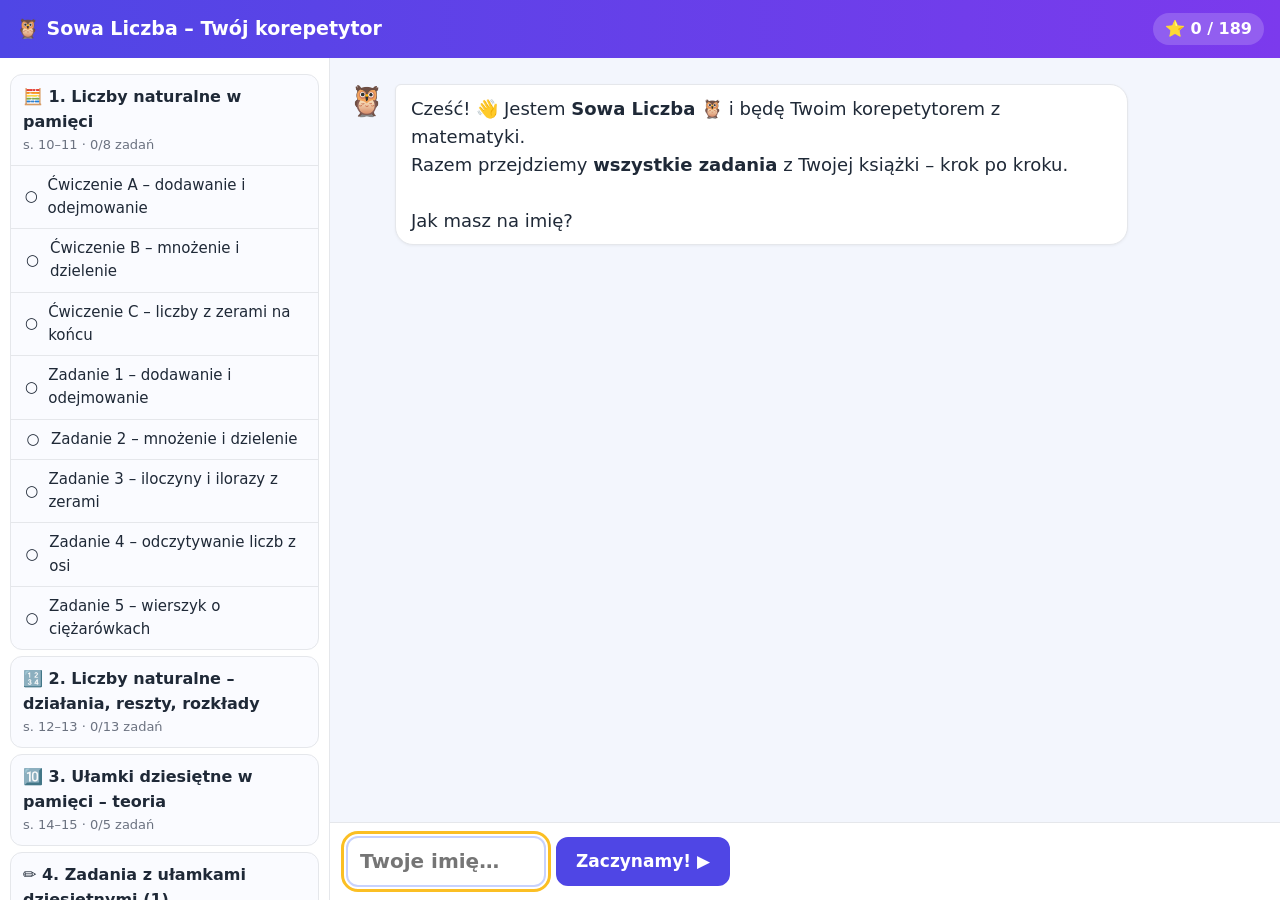
<file: korepetytor/index.html>
<!DOCTYPE html>
<html lang="pl">
<head>
<meta charset="utf-8">
<meta name="viewport" content="width=device-width,initial-scale=1">
<title>Sowa Liczba – korepetytor z ułamków i rachunków w pamięci</title>
<style>
:root{--bg:#f3f6fd;--ink:#1f2937;--mut:#6b7280;--pri:#4f46e5;--pri2:#eef2ff;--ok:#15803d;--okbg:#dcfce7;--bad:#b91c1c;--badbg:#fee2e2;--acc:#f59e0b;--line:#e5e7eb}
*{box-sizing:border-box}
html,body{height:100%;margin:0}
body{font-family:system-ui,-apple-system,"Segoe UI",Roboto,Arial,sans-serif;background:var(--bg);color:var(--ink);font-size:18px;line-height:1.55}
#app{display:grid;grid-template-columns:330px 1fr;grid-template-rows:58px 1fr;height:100vh;height:100dvh}
header{grid-column:1/3;display:flex;align-items:center;gap:12px;padding:0 16px;background:linear-gradient(90deg,#4f46e5,#7c3aed);color:#fff}
header h1{font-size:19px;margin:0;flex:1;font-weight:700}
#menu{display:none;background:rgba(255,255,255,.2);color:#fff;border:0;border-radius:10px;font-size:20px;padding:6px 12px;cursor:pointer}
#stars{font-weight:700;background:rgba(255,255,255,.18);padding:4px 12px;border-radius:999px;font-size:16px;white-space:nowrap}
#side{overflow:auto;background:#fff;border-right:1px solid var(--line);padding:10px 10px 30px}
#side details{margin:6px 0;border:1px solid var(--line);border-radius:12px;background:#fafbff}
#side summary{cursor:pointer;padding:10px 12px;font-weight:700;font-size:16px;list-style:none}
#side summary small{display:block;font-weight:500;color:var(--mut);font-size:13px}
#side summary::-webkit-details-marker{display:none}
.tk{display:flex;width:100%;gap:8px;align-items:center;text-align:left;border:0;background:transparent;padding:8px 12px;font:inherit;font-size:15px;cursor:pointer;border-top:1px solid var(--line);color:var(--ink)}
.tk:hover{background:var(--pri2)}
.tk.act{background:var(--pri2);font-weight:700}
.tk .st{margin-left:auto;font-size:13px;white-space:nowrap;color:#d97706}
.tk .ck{width:20px;text-align:center}
#reset{margin:14px 6px 0;font-size:13px;color:var(--mut);background:none;border:0;text-decoration:underline;cursor:pointer}
main{display:flex;flex-direction:column;min-height:0;min-width:0}
#chat{flex:1;overflow:auto;padding:16px 18px 8px;scroll-behavior:smooth}
.msg{display:flex;gap:10px;margin:10px 0;max-width:780px;animation:pop .25s ease-out}
.msg.me{justify-content:flex-end;margin-left:auto}
.av{font-size:30px;line-height:1;flex:none;margin-top:2px}
.bub{background:#fff;border:1px solid var(--line);border-radius:6px 18px 18px 18px;padding:10px 15px;box-shadow:0 1px 3px rgba(0,0,0,.05);min-width:0}
.me .bub{background:var(--pri);color:#fff;border:0;border-radius:18px 6px 18px 18px}
.msg.good .bub{background:var(--okbg);border-color:#86efac}
.msg.warn .bub{background:#fff7ed;border-color:#fdba74}
.msg.info .bub{background:#eff6ff;border-color:#93c5fd}
.msg.head .bub{background:linear-gradient(90deg,#eef2ff,#faf5ff);border-color:#c7d2fe}
.msg.head h3{margin:0 0 2px;font-size:20px}
.pg{font-size:13px;color:var(--mut)}
.ex{background:var(--pri2);border-left:5px solid var(--pri);border-radius:8px;padding:8px 12px;margin:8px 0;font-size:17px}
.tip{color:#92400e}
.expr{display:inline-block;background:var(--pri2);border-radius:8px;padding:1px 10px;font-weight:700;font-size:1.15em;margin:2px 0}
.fr{display:inline-flex;flex-direction:column;align-items:center;vertical-align:middle;margin:0 4px;line-height:1.2;font-size:.95em}
.fr span:first-child{border-bottom:2px solid currentColor;padding:0 4px}
.fr span:last-child{padding:0 4px}
pre.col{background:#fffbeb;border:1px solid #fde68a;border-radius:10px;padding:8px 14px;font-size:18px;line-height:1.35;display:inline-block;margin:6px 0;overflow:auto;max-width:100%}
table.tb{border-collapse:collapse;margin:6px 0;font-size:16px}
table.tb td,table.tb th{border:1px solid #cbd5e1;padding:3px 10px}
table.tb th{background:#f1f5f9}
#dock{padding:12px 16px calc(12px + env(safe-area-inset-bottom));background:#fff;border-top:1px solid var(--line);min-height:78px;display:flex;flex-wrap:wrap;gap:10px;align-items:center}
.btn{font:inherit;font-size:17px;font-weight:700;border:2px solid var(--pri);color:var(--pri);background:#fff;border-radius:12px;padding:9px 18px;cursor:pointer}
.btn.primary{background:var(--pri);color:#fff}
.btn.ghost{border-color:var(--line);color:var(--mut);font-weight:600}
.btn:hover{filter:brightness(.95)}
.btn:focus-visible,.opt:focus-visible,input:focus-visible{outline:3px solid #fbbf24;outline-offset:2px}
input.inp,.fld input,.wrow input{font:inherit;font-size:20px;font-weight:600;border:2px solid #c7d2fe;border-radius:12px;padding:8px 12px;width:200px;max-width:100%}
input.bad{border-color:var(--bad);background:var(--badbg)}
input.good{border-color:#16a34a;background:var(--okbg)}
.grid{display:flex;flex-wrap:wrap;gap:10px;width:100%}
.fld{display:flex;flex-direction:column;font-size:14px;color:var(--mut);font-weight:600}
.fld input{width:130px;margin-top:2px}
.opts{display:flex;flex-direction:column;gap:8px;width:100%}
.opt{font:inherit;font-size:17px;text-align:left;border:2px solid #c7d2fe;background:#fff;border-radius:12px;padding:9px 14px;cursor:pointer}
.opt:hover{background:var(--pri2)}
.opt.sel{background:var(--pri2);border-color:var(--pri);font-weight:700}
.opt.bad{background:var(--badbg);border-color:var(--bad);text-decoration:line-through;opacity:.8}
.opt.good{background:var(--okbg);border-color:#16a34a}
.opt:disabled{cursor:default}
.widget{background:#fff;border:2px dashed #a5b4fc;border-radius:16px;padding:12px 16px;margin:6px 0;max-width:560px}
.wrow{display:flex;gap:8px;flex-wrap:wrap;align-items:center;margin:8px 0}
.wrow .btn{padding:6px 12px;font-size:16px}
.wres{font-size:22px;font-weight:700;background:var(--pri2);border-radius:10px;padding:8px 12px}
.wres small{display:block;font-size:14px;font-weight:500;color:var(--mut)}
.big{font-size:44px;text-align:center}
@keyframes pop{from{opacity:0;transform:translateY(8px)}to{opacity:1;transform:none}}
@keyframes shake{0%,100%{transform:translateX(0)}25%{transform:translateX(-6px)}75%{transform:translateX(6px)}}
.shake{animation:shake .3s}
@media(max-width:820px){
 body{font-size:17px}
 #app{grid-template-columns:1fr}
 #menu{display:block}
 #side{position:fixed;top:58px;bottom:0;left:0;width:88%;max-width:360px;z-index:10;transform:translateX(-102%);transition:transform .25s;box-shadow:4px 0 20px rgba(0,0,0,.2)}
 #side.open{transform:none}
 header h1{font-size:16px}
 #chat{padding:10px}
 .av{font-size:26px}
}
</style>
</head>
<body>
<div id="app">
 <header><button id="menu" aria-label="Lista zadań">☰</button><h1>🦉 Sowa Liczba – Twój korepetytor</h1><div id="stars">⭐ 0</div></header>
 <aside id="side"></aside>
 <main><div id="chat" aria-live="polite"></div><div id="dock"></div></main>
</div>
<script>
'use strict';
/* ====== narzędzia ====== */
const R=x=>Math.round(x*1e12)/1e12;
const ev=e=>R(Function('"use strict";return ('+e+')')());
function fmt(n){
  n=R(n);let s=String(n);
  if(/e/.test(s))s=n.toFixed(12).replace(/0+$/,'').replace(/\.$/,'');
  let [i,d]=s.split('.');const neg=i[0]==='-';if(neg)i=i.slice(1);
  if(i.length>=5)i=i.replace(/\B(?=(\d{3})+(?!\d))/g,' ');
  return (neg?'−':'')+i+(d?','+d:'');
}
function parse(t){
  t=String(t).trim().replace(/[\s ]/g,'').replace(/,/g,'.').replace(/−/g,'-').replace(/[a-zA-Zżółćęśąźń²³%]+$/g,'');
  if(/^-?\d+(\.\d+)?\/\d+(\.\d+)?$/.test(t)){const [a,b]=t.split('/');return R(a/b)}
  if(!/^-?(\d+\.?\d*|\.\d+)$/.test(t))return NaN;
  return R(parseFloat(t));
}
const close=(a,b)=>Math.abs(a-b)<=1e-9*Math.max(1,Math.abs(b));
function disp(e){
  return e.replace(/(\d+(?:\.\d+)?)\*\*2/g,'$1²').replace(/(\d+(?:\.\d+)?)\*\*3/g,'$1³')
    .replace(/\)\*\*2/g,')²').replace(/\)\*\*3/g,')³')
    .replace(/\*/g,' · ').replace(/\//g,' : ').replace(/-/g,' − ').replace(/\+/g,' + ')
    .replace(/(\d)\.(\d)/g,'$1,$2').replace(/\s{2,}/g,' ');
}
const FR=(n,d)=>`<span class="fr"><span>${n}</span><span>${d}</span></span>`;
const norm=s=>String(s).toLowerCase().replace(/[ąćęłńóśźż]/g,c=>({ą:'a',ć:'c',ę:'e',ł:'l',ń:'n',ó:'o',ś:'s',ź:'z',ż:'z'}[c])).replace(/[^a-z0-9]/g,'');
/* przesunięcie przecinka: napis z kropką -> napis z przecinkiem */
function shiftComma(str,k){
  str=String(str).replace(',','.');
  let [i,d='']=str.split('.');
  let digits=i+d,pos=i.length+k;
  if(pos<=0){digits='0'.repeat(1-pos)+digits;pos=1}
  while(pos>digits.length)digits+='0';
  let ip=digits.slice(0,pos).replace(/^0+(?=\d)/,''),fp=digits.slice(pos).replace(/0+$/,'');
  return fp?ip+','+fp:ip;
}
/* ====== treść lekcji ====== */
const CH=[];
const ch=(title,pages,icon,tasks)=>CH.push({title,pages,icon,tasks});
const T=h=>({t:'say',h});
const N=(q,a,o={})=>({t:'num',q,a:typeof a==='string'?ev(a):a,...o});
const M=(q,fields,o={})=>({t:'multi',q,fields:fields.map(f=>({l:f[0],a:typeof f[1]==='string'?ev(f[1]):f[1],u:f[2]||''})),...o});
const C=(q,opts,a,o={})=>({t:'choice',q,opts,a,...o});
const X=(q,acc,o={})=>({t:'text',q,acc,...o});
const NB=(q,o={})=>({t:'note',q,...o});
const W=(name)=>({t:'widget',name});
const F=(...a)=>a.flat(Infinity);
/* zestaw przykładów: ['a) 4+5', ['b) 6-2',{sol:'...'}], ...] */
function I(list,o={}){
  const core=o.core||list.length,out=[];
  list.forEach((it,k)=>{
    let e=it,op={};
    if(Array.isArray(it)){e=it[0];op=it[1]||{}}
    let lab='';const m=/^([a-z])\)\s*(.*)$/.exec(e);
    if(m){lab=m[1]+') ';e=m[2]}
    const show=op.show||disp(e);
    const s=Object.assign({t:'num',a:ev(e),hint:o.hint,sol:o.sol,unit:o.unit},op);
    s.q=(o.pre===undefined?'Oblicz: ':o.pre)+lab+'<span class="expr">'+show+' = ?</span>';
    delete s.show;
    out.push(s);
    if(k===core-1&&list.length>core)out.push({t:'gate',skip:list.length-core});
  });
  return out;
}

/* ================= ROZDZIAŁ 1 ================= */
ch('Liczby naturalne w pamięci','s. 10–11','🧮',[
{title:'Ćwiczenie A – dodawanie i odejmowanie',steps:F(
 T(`Zaczynamy od liczenia w głowie – bez kartki! 🧠<br>Sekret nie polega na super-mózgu, tylko na tym, żeby <b>rozbijać liczby na wygodne kawałki</b>.`),
 T(`<b>Dodawanie – dobijamy do okrągłej liczby.</b>
  <div class="ex">78 + 12<br>① 78 + <b>2</b> = 80 &nbsp;(dobiliśmy do pełnej dziesiątki)<br>② 80 + <b>10</b> = <b>90</b></div>
  <div class="ex">253 + 407<br>Setki: 200 + 400 = 600<br>Reszta: 53 + 7 = 60<br>Razem: 600 + 60 = <b>660</b></div>`),
 T(`<b>Odejmowanie – odejmuj po kawałku.</b>
  <div class="ex">106 − 42<br>① 106 − 40 = 66<br>② 66 − 2 = <b>64</b></div>
  <div class="ex">548 − 490 = 548 − 500 + 10 = <b>58</b><br>Odjęliśmy o 10 za dużo, więc 10 oddajemy z powrotem.</div>`),
 I([
  ['a) 78+12',{sol:'78 + 2 = 80, potem 80 + 10 = 90.'}],
  ['b) 253+407',{sol:'200 + 400 = 600, 53 + 7 = 60, razem 660.'}],
  ['c) 630+3019',{sol:'3019 + 600 = 3619, potem + 30 = 3649.'}],
  ['d) 7200+850',{sol:'7200 + 800 = 8000, potem + 50 = 8050.'}],
  ['e) 106-42',{sol:'106 − 40 = 66, potem 66 − 2 = 64.'}],
  ['f) 548-490',{sol:'548 − 500 = 48, a ponieważ odjęliśmy o 10 za dużo, dodajemy 10: 58.'}],
  ['g) 2020-815',{sol:'2020 − 800 = 1220, potem 1220 − 15 = 1205.'}],
  ['h) 3500-240',{sol:'3500 − 200 = 3300, potem 3300 − 40 = 3260.'}]
 ],{core:5,hint:'Rozbij drugą liczbę na wygodne kawałki (np. 12 = 2 + 10) albo dobij do okrągłej liczby.'}),
 C(`Sprawdzam, czy rozumiesz! Które sposoby są <b>poprawne</b> dla 2020 − 815? (zaznacz wszystkie dobre)`,[
  '2020 − 800 = 1220, potem 1220 − 15 = 1205',
  '2020 − 800 = 1220, potem 1220 + 15 = 1235',
  '2020 − 1000 = 1020, potem 1020 + 185 = 1205 (bo 815 = 1000 − 185)',
  '2020 − 15 = 2005, potem 2005 − 800 = 1205'
 ],[0,2,3],{hint:'Gdy odejmujesz po kawałku, kolejność nie ma znaczenia. Gdy odejmiesz za dużo – trzeba oddać różnicę.',ok:'Właśnie! Jest wiele dróg do tego samego wyniku. Wybieraj tę, która jest dla Ciebie najłatwiejsza. 😉'}),
 NB(`W książce jest polecenie: <i>„Opowiedz, jak wykonujesz rachunki”</i>. Powiedz na głos (komuś albo sobie), jak liczysz <b>7200 + 850</b>. Dasz radę w dwóch zdaniach?`)
)},
{title:'Ćwiczenie B – mnożenie i dzielenie',steps:F(
 T(`<b>Mnożenie – rozbij jedną liczbę.</b>
  <div class="ex">48 · 2 = 40 · 2 + 8 · 2 = 80 + 16 = <b>96</b></div>
  <div class="ex">204 · 4 = 200 · 4 + 4 · 4 = 800 + 16 = <b>816</b></div>
  Z zerami: 6 · 110 = 6 · 100 + 6 · 10 = 600 + 60 = <b>660</b>.`),
 T(`<b>Dzielenie – też możesz rozbijać.</b>
  <div class="ex">108 : 4 = (100 + 8) : 4 = 25 + 2 = <b>27</b></div>
  <div class="ex">350 : 7 → 35 : 7 = 5, a 350 to „dziesięć razy więcej”, więc <b>50</b></div>
  Dzielenie zawsze możesz <b>sprawdzić mnożeniem</b>: 75 : 15 = 5, bo 15 · 5 = 75.`),
 I([
  ['a) 48*2',{sol:'40 · 2 + 8 · 2 = 80 + 16 = 96.'}],
  ['b) 204*4',{sol:'200 · 4 + 4 · 4 = 800 + 16 = 816.'}],
  ['c) 6*110',{sol:'6 · 100 + 6 · 10 = 600 + 60 = 660.'}],
  ['d) 350*3',{sol:'300 · 3 + 50 · 3 = 900 + 150 = 1050.'}],
  ['e) 60/5',{sol:'12 · 5 = 60, więc wynik to 12.'}],
  ['f) 75/15',{sol:'15 · 5 = 75, więc wynik to 5.'}],
  ['g) 350/7',{sol:'35 : 7 = 5, więc 350 : 7 = 50.'}],
  ['h) 108/4',{sol:'100 : 4 = 25, 8 : 4 = 2, razem 27.'}]
 ],{core:6,hint:'Rozbij jedną z liczb na „setki + dziesiątki + jedności” i policz osobno.'}),
 C(`Jak najlepiej sprawdzić, czy <b>108 : 4 = 27</b> jest poprawne?`,[
  'Pomnożyć: 27 · 4 – powinno wyjść 108',
  'Dodać: 27 + 4',
  'Odjąć: 108 − 27',
  'Nie da się tego sprawdzić'
 ],0,{hint:'Dzielenie i mnożenie to „odwrotne” działania.',ok:'Tak! 27 · 4 = 108 ✓. To Twój wbudowany sprawdzacz błędów.'})
)},
{title:'Ćwiczenie C – liczby z zerami na końcu',steps:F(
 T(`Przy liczbach z zerami na końcu jest świetny trik.<br><b>Mnożenie:</b> pomnóż liczby bez zer, a potem <b>dopisz wszystkie zera</b>.
  <div class="ex">130 · 200<br>13 · 2 = 26, zer było 1 + 2 = 3<br>Wynik: 26 <b>000</b></div>
  <div class="ex">250 · 40 → 25 · 4 = <b>100</b>, zer było 2 → 100<b>00</b> = 10 000</div>
  Uwaga! Jeśli wynik mnożenia <i>sam</i> ma zero na końcu (jak 100), te zera też zostają.`),
 T(`<b>Dzielenie:</b> skreśl po tyle samo zer w obu liczbach.
  <div class="ex">42 000 : 700 → skreślamy po 2 zera → 420 : 7 = <b>60</b></div>
  Wynik się nie zmienia, bo dzielimy obie liczby przez to samo (przez 100).`),
 N(`Ile zer dopiszesz do wyniku 13 · 2 w zadaniu <b>130 · 200</b>?`,3,{hint:'Policz zera w obu liczbach: w 130 jest 1, a w 200 są 2.'}),
 N(`A ile to <b>250 · 40</b>?`,10000,{hint:'25 · 4 = 100, a potem dopisz 2 zera.',sol:'25 · 4 = 100 i dopisujemy dwa zera: 10 000.'}),
 I([
  ['a) 370*200',{sol:'37 · 2 = 74, dopisz 3 zera (1 + 2): 74 000.'}],
  ['b) 500*8000',{sol:'5 · 8 = 40, dopisz 5 zer (2 + 3): 40 00000 = 4 000 000.'}],
  ['c) 1640000/4000',{show:'1 640 000 : 4000',sol:'Skreśl po 3 zera: 1640 : 4 = 410.'}],
  ['d) 32000/160',{show:'32 000 : 160',sol:'Skreśl po 1 zerze: 3200 : 16 = 200.'}]
 ],{hint:'Mnożenie: dopisz wszystkie zera. Dzielenie: skreśl po tyle samo zer.'}),
 C(`Dlaczego przy dzieleniu <b>wolno</b> skreślić po tyle samo zer w obu liczbach?`,[
  'Bo wynik dzielenia się nie zmienia, gdy obie liczby podzielimy przez to samo',
  'Bo zera nic nie znaczą',
  'Bo wtedy wynik robi się dwa razy mniejszy'
 ],0,{ok:'Dokładnie. Skreślenie zer = dzielenie obu liczb przez 10, 100, 1000… A to nie zmienia wyniku.'})
)},
{title:'Zadanie 1 – dodawanie i odejmowanie',steps:F(
 T(`Zadanie 1 ze strony 11. Dwanaście przykładów – pokaż, co potrafisz! Pamiętaj: dobijaj do okrągłych liczb i rozbijaj na kawałki.`),
 I(['a) 62+78','b) 182+43','c) 437+302','d) 1640+2020','e) 154+1024','f) 459+57','g) 97-29','h) 205-64','i) 687-232','j) 1235-995','k) 1050-850','l) 6500-440'],
  {core:6,hint:'Np. 459 + 57: 459 + 1 = 460, potem 460 + 56. Albo odejmuj/dodawaj po kawałku: 97 − 29 = 97 − 30 + 1.'})
)},
{title:'Zadanie 2 – mnożenie i dzielenie',steps:F(
 T(`Zadanie 2. Teraz mnożenie i dzielenie w pamięci. Przypomnij sobie triki: rozbijanie, sprawdzanie mnożeniem, 7 · 19 = 7 · 20 − 7.`),
 I(['a) 97*2','b) 56*2','c) 109*3','d) 250*5','e) 211*100','f) 7*19','g) 72/4','h) 148/4','i) 120/5','j) 2800/7','k) 750/3','l) 279/9'],
  {core:6,hint:'Rozbijaj: 97 · 2 = 100 · 2 − 3 · 2. Dzielenie sprawdź mnożeniem.'})
)},
{title:'Zadanie 3 – iloczyny i ilorazy z zerami',steps:F(
 T(`Zadanie 3 – wykorzystaj trik z zerami z ćwiczenia C:<br>mnożenie → <b>dopisz wszystkie zera</b>, dzielenie → <b>skreśl po tyle samo</b>.`),
 I(['a) 400*700','b) 2300*30','c) 2200*60','d) 120*500','e) 4900/70','f) 400/80','g) 45000/150','h) 880000/40'],
  {core:5,hint:'Mnóż liczby bez zer, potem dopisz zera. Np. 2300 · 30 → 23 · 3 = 69 i 3 zera = 69 000.'})
)},
{title:'Zadanie 4 – odczytywanie liczb z osi',steps:F(
 T(`Zadanie 4: odczytujemy liczby z <b>osi liczbowej</b>. Metoda w 3 krokach:
  <div class="ex">① Znajdź dwie kreski, które mają napisane liczby.<br>② Policz, ile <b>odcinków</b> jest między nimi.<br>③ Różnicę liczb podziel na tyle odcinków – tyle wynosi <b>jeden odcinek</b>.</div>`),
 N(`Ćwiczymy na przykładzie. Kreski podpisano: 20 i 30, a między nimi jest <b>5 równych odcinków</b>. Ile wynosi jeden odcinek?`,2,{hint:'30 − 20 = 10, a 10 podziel na 5 odcinków.'}),
 N(`Sąsiednie kreski są podpisane <b>103</b> i <b>105</b>. Punkt D leży dokładnie <b>pośrodku</b> między nimi. Jaka to liczba?`,104,{hint:'Pośrodku między 103 a 105 to liczba, która jest o tyle samo od obu.'}),
 C(`Jedna kreska na osi to 10, a następna to 15. Punkt leży dokładnie pośrodku. To liczba…`,['12,5','12','13','7,5'],0,{hint:'Dodaj obie liczby i podziel przez 2, albo znajdź połowę z 5.',ok:'Tak, (10 + 15) : 2 = 12,5.'}),
 NB(`Teraz zrób to samo na <b>trzech osiach z książki</b>: wypisz w zeszycie liczby dla punktów C, B, D, A, potem H, E, F, G, a na końcu L, K, I, J. Pamiętaj: najpierw ustal, ile wynosi jeden odcinek!`,{hint:'Zacznij od dwóch podpisanych liczb na osi, policz odcinki między nimi i podziel różnicę przez ich liczbę.'})
)},
{title:'Zadanie 5 – wierszyk o ciężarówkach',steps:F(
 T(`Zadanie 5 to wierszyk. 🚚 Policzymy krok po kroku:<br>100 ciężarówek · w każdej 100 worków · w każdym worku 100 paczek · w każdej paczce 100 banknotów (stuzłotowych).`),
 N(`Ile banknotów mieści się w <b>jednej ciężarówce</b>? (100 worków · 100 paczek · 100 banknotów)`,1000000,{hint:'100 · 100 = 10 000, a potem jeszcze razy 100.',sol:'100 · 100 · 100 = 1 000 000 banknotów.'}),
 N(`Ile banknotów jest w <b>100 ciężarówkach</b>?`,100000000,{hint:'1 000 000 · 100 – dopisz dwa zera.'}),
 N(`Banknoty są stuzłotowe. Jaka to kwota (w zł)?`,10000000000,{hint:'Pomnóż liczbę banknotów przez 100.',sol:'100 000 000 · 100 = 10 000 000 000 zł (dziesięć miliardów!).'}),
 N(`A gdyby to były banknoty <b>milionzłotowe</b> (każdy po 1 000 000 zł)? Ile takich banknotów trzeba, żeby uzbierać tę samą kwotę?`,10000,{hint:'10 000 000 000 : 1 000 000 – skreśl po 6 zer.'}),
 C(`Czy do przewiezienia tych banknotów trzeba całej ciężarówki?`,[
  'Nie – 10 000 banknotów to tylko jeden worek (100 paczek po 100 banknotów)',
  'Tak, całej ciężarówki',
  'Tak, i to kilku ciężarówek'
 ],0,{hint:'Przypomnij: w jednym worku jest 100 paczek, a w paczce 100 banknotów.',ok:'Brawo! Jeden worek wystarczy. Duże liczby bywają zaskakujące. 😄'})
)}
]);

/* ================= ROZDZIAŁ 2 ================= */
const NUMS9=[8,97,82,146,789,1243,2576];
const r9=(d,hint,sol)=>M(`Podaj <b>reszty z dzielenia</b> każdej z liczb przez <b>${d}</b>:`,NUMS9.map(n=>[String(n),n%d]),{hint,sol});
const fac=(q,opts,hint)=>C(q,opts,0,{hint,fixed:false});
ch('Liczby naturalne – działania, reszty, rozkłady','s. 12–13','🔢',[
{title:'Zadanie 6 – sprytne mnożenie 28 · 15',steps:F(
 T(`Troje dzieci policzyło <b>28 · 15</b> na trzy różne sposoby:
  <div class="ex"><b>Paulina:</b> 28 · 15 = 280 + 140 = 420</div>
  <div class="ex"><b>Konstanty:</b> 28 · 15 = 28 · 5 · 3 = 140 · 3 = 420</div>
  <div class="ex"><b>Antek:</b> 28 · 15 = 30 · 15 − 2 · 15 = 450 − 30 = 420</div>`),
 C(`Skąd Paulina wzięła 280 i 140?`,['28 · 10 = 280 i 28 · 5 = 140','28 + 10 i 28 + 5','28 · 2 i 28 · 7'],0,{hint:'15 = 10 + 5. Pomnóż 28 osobno przez każdą z tych liczb.',ok:'Tak: 15 = 10 + 5, więc 28 · 15 = 28 · 10 + 28 · 5.'}),
 C(`Dlaczego Antek odjął <b>2 · 15</b>?`,['Bo 28 = 30 − 2, więc „za dużo” policzył 2 piętnastki','Bo 15 − 2 = 13','Bo lubi odejmować'],0,{hint:'Skąd się wzięło 30 · 15, skoro miało być 28 · 15?',ok:'Super! 30 to o 2 za dużo, więc odejmujemy 2 · 15.'}),
 C(`Co zrobił Konstanty?`,['Rozłożył 15 na 5 · 3','Rozłożył 28 na 20 + 8','Pomnożył 28 przez 150'],0,{ok:'Tak: 15 = 5 · 3. A 28 · 5 = 140 jest łatwe (28 · 10 : 2).'}),
 M(`Użyj sposobu <b>Pauliny</b> do <b>36 · 15</b>. Podaj dwa kawałki i wynik:`,[['36 · 10',360],['36 · 5',180],['razem',540]],{hint:'36 · 5 to połowa z 36 · 10.',sol:'360 + 180 = 540.'}),
 N(`Wymyśl <b>własny sposób</b> i policz 28 · 15. (Podpowiedź: 28 : 2 = 14 i 15 · 2 = 30.) Ile wychodzi?`,420,{hint:'28 · 15 = 14 · 30.'})
)},
{title:'Zadanie 7 – mnożenie w pamięci',steps:F(
 T(`Zadanie 7. Użyj trików z poprzedniego zadania:<br>• <b>19 = 20 − 1</b>, <b>18 = 20 − 2</b>, <b>99 = 100 − 1</b><br>• <b>12 = 10 + 2</b>, <b>11 = 10 + 1</b><br>• 210 = 200 + 10`),
 I([
  ['a) 35*19',{sol:'35 · 20 = 700, minus 35 = 665.'}],
  ['b) 108*12',{sol:'108 · 10 = 1080, 108 · 2 = 216, razem 1296.'}],
  ['c) 99*80',{sol:'100 · 80 = 8000, minus 80 = 7920.'}],
  ['d) 70*19',{sol:'7 · 19 = 133, a potem razy 10: 1330.'}],
  ['e) 16*14',{sol:'16 · 10 + 16 · 4 = 160 + 64 = 224.'}],
  ['f) 87*11',{sol:'87 · 10 + 87 = 957.'}],
  ['g) 35*18',{sol:'35 · 20 − 35 · 2 = 700 − 70 = 630.'}],
  ['h) 15*210',{sol:'15 · 200 + 15 · 10 = 3000 + 150 = 3150.'}]
 ],{hint:'Rozbij jedną liczbę na „okrągłą” i resztę, np. 19 = 20 − 1.'})
)},
{title:'Zadanie 8 – dzielenie z resztą',steps:F(
 T(`Dzielenie z resztą: sprawdzamy, ile razy dzielnik „mieści się” w liczbie i <b>co zostaje</b>.
  <div class="ex">87 : 21 = 4 reszta 3<br>bo 4 · 21 = 84, a 87 − 84 = 3<br>Równość: <b>87 = 4 · 21 + 3</b></div>
  <b>Ważne:</b> reszta jest zawsze <b>mniejsza od dzielnika</b>!`),
 M(`<b>59 : 22</b> – wpisz iloraz i resztę:`,[['iloraz',2],['reszta',15]],{hint:'2 · 22 = 44. Ile brakuje do 59?',sol:'2 · 22 = 44, a 59 − 44 = 15. Czyli 59 = 2 · 22 + 15.'}),
 M(`<b>647 : 8</b>`,[['iloraz',80],['reszta',7]],{hint:'80 · 8 = 640.',sol:'80 · 8 = 640, a 647 − 640 = 7.'}),
 M(`<b>352 : 70</b>`,[['iloraz',5],['reszta',2]],{hint:'5 · 70 = 350.',sol:'5 · 70 = 350, a 352 − 350 = 2.'}),
 M(`<b>1614 : 500</b>`,[['iloraz',3],['reszta',114]],{hint:'3 · 500 = 1500.',sol:'3 · 500 = 1500, a 1614 − 1500 = 114.'}),
 C(`Która równość wynika z dzielenia <b>59 : 22</b>?`,['59 = 2 · 22 + 15','59 = 22 · 15 + 2','59 = 2 · 15 + 22'],0,{hint:'Wzór: liczba = iloraz · dzielnik + reszta.',ok:'Dokładnie: liczba = iloraz · dzielnik + reszta.'}),
 C(`Czy reszta z dzielenia przez 22 może wynosić 25?`,['Nie – reszta musi być mniejsza od dzielnika','Tak, jeśli liczba jest duża','Tak, zawsze'],0,{hint:'Gdyby reszta była 25, to dzielnik 22 zmieściłby się jeszcze raz!',ok:'Świetnie – to najważniejsza zasada dzielenia z resztą.'})
)},
{title:'Zadanie 9 – reszty z dzielenia przez 10, 5, 100, 50, 20, 25',steps:F(
 T(`Są sprytne skróty, żeby <b>nie dzielić</b>:
  <div class="ex">• przez <b>10</b> → reszta to <b>ostatnia cyfra</b> (789 → 9)<br>• przez <b>100</b> → reszta to <b>dwie ostatnie cyfry</b> (1243 → 43)<br>• przez <b>5</b> → reszta z dzielenia <i>ostatniej cyfry</i> przez 5 (789 → 9 : 5 = 1 r 4)<br>• przez <b>50, 20, 25</b> → weź <b>dwie ostatnie cyfry</b> i podziel je przez 50, 20 lub 25</div>
  Liczby: <b>8, 97, 82, 146, 789, 1243, 2576</b>.`),
 r9(10,'Reszta z dzielenia przez 10 to ostatnia cyfra.','Ostatnia cyfra każdej liczby.'),
 r9(5,'Weź ostatnią cyfrę i sprawdź, ile zostaje po wyjęciu piątek (0–4).','Np. 789 → ostatnia cyfra 9, 9 = 5 + 4, reszta 4.'),
 r9(100,'Dwie ostatnie cyfry (jeśli liczba ma mniej cyfr, to cała liczba).','Dwie ostatnie cyfry, np. 1243 → 43.'),
 r9(50,'Weź dwie ostatnie cyfry. Jeśli są ≥ 50, odejmij 50.','Np. 1243 → 43 (mniej niż 50), 2576 → 76 − 50 = 26.'),
 {t:'gate',skip:2},
 r9(20,'Weź dwie ostatnie cyfry i odejmuj 20, aż zostanie mniej niż 20.','Np. 97 → 97 − 80 = 17.'),
 r9(25,'Weź dwie ostatnie cyfry i odejmuj 25, aż zostanie mniej niż 25.','Np. 97 → 97 − 75 = 22; 2576 → 76 − 75 = 1.'),
 C(`Dlaczego do reszty z dzielenia przez 100 wystarczą dwie ostatnie cyfry?`,['Bo reszta tysięcy, dziesiątek tysięcy itd. dzieli się przez 100 bez reszty','Bo 100 ma dwie cyfry… i tyle','Bo tak jest łatwiej, ale to nieprawda'],0,{ok:'Tak! 1243 = 1200 + 43, a 1200 dzieli się przez 100. Zostaje tylko 43.'})
)},
{title:'Zadanie 10 – reszty bez dzielenia',steps:F(
 T(`Wiemy, że <b>280</b> daje resztę <b>7</b> z dzielenia przez 13. Co z liczbami obok?
  <div class="ex">285 = 280 + <b>5</b> → reszta 7 + 5 = <b>12</b> (mniej niż 13, więc OK)<br>290 = 280 + <b>10</b> → 7 + 10 = 17, to więcej niż 13, więc odejmij 13 → <b>4</b><br>275 = 280 − <b>5</b> → reszta 7 − 5 = <b>2</b></div>
  A co, gdy wyjdzie ujemna? Dodaj 13!`),
 M(`Podaj reszty z dzielenia przez 13 dla:`,[285,290,275,270].map(n=>[String(n),n%13]),{hint:'270 = 280 − 10, więc 7 − 10 = −3, a to znaczy −3 + 13 = ?',sol:'285 → 12, 290 → 7 + 10 = 17 − 13 = 4, 275 → 7 − 5 = 2, 270 → 7 − 10 = −3, dodajemy 13: 10.'}),
 C(`Reszta z dzielenia 280 przez 13 to 7. Jaka będzie reszta z dzielenia <b>293</b> przez 13?`,['7','20','0'],0,{hint:'293 = 280 + 13, a 13 dzieli się przez 13 bez reszty.',ok:'Tak! Dodanie wielokrotności dzielnika nie zmienia reszty.'})
)},
{title:'Zadanie 11 – liczby podzielne przez 17',steps:F(
 T(`Reszta z dzielenia 375 przez 17 to 1. To znaczy, że <b>374</b> dzieli się przez 17 (374 = 17 · 22).
  Kolejne liczby podzielne przez 17 znajdziemy, <b>dodając 17</b> do poprzedniej:
  <div class="ex">374 + 17 = <b>391</b></div>`),
 M(`Wymień liczby podzielne przez 17, które są <b>większe od 375 i mniejsze od 420</b> (od mniejszej):`,[['pierwsza',391],['druga',408]],{hint:'Dodawaj 17: 374 → 391 → ? → ? (aż przekroczysz 420)',sol:'374 + 17 = 391, 391 + 17 = 408, 408 + 17 = 425 – to już za dużo.'}),
 C(`Skąd wiemy, że <b>374</b> dzieli się przez 17, skoro 375 daje resztę 1?`,['375 − 1 = 374 – odejmujemy resztę','Bo 374 < 375','Bo 374 jest parzysta'],0,{ok:'Zgadza się: liczba minus reszta zawsze jest podzielna przez dzielnik.'})
)},
{title:'Zadanie 12 – dzielniki liczby 420',steps:F(
 T(`Rozkład: <b>420 = 2 · 2 · 3 · 5 · 7</b> (dzielimy przez 2, 2, 5, 3, 7 – patrz tabelka w książce).
  <div class="ex">Dzielnik liczby 420 to każdy iloczyn tych czynników:<br>2 · 3 = 6, &nbsp;2 · 7 = 14, &nbsp;3 · 5 = 15, &nbsp;2 · 2 · 3 = 12, &nbsp;5 · 7 = 35 …</div>`),
 C(`Zaznacz wszystkie <b>dzielniki liczby 420</b>:`,['12','14','22','25','28','35'],[0,1,4,5],{hint:'Sprawdź, czy da się je złożyć z czynników 2, 2, 3, 5, 7 – każdy użyty najwyżej tyle razy, ile jest w rozkładzie.',ok:'Dobrze! 22 = 2 · 11 (nie ma 11), a 25 = 5 · 5 (jest tylko jedna 5).'}),
 C(`Czy 420 jest podzielna przez <b>22</b>?`,['Nie – 22 = 2 · 11, a w rozkładzie 420 nie ma jedenastki','Tak','Tylko czasami'],0,{hint:'Rozłóż 22 na czynniki pierwsze i zobacz, czy wszystkie są w rozkładzie 420.',ok:'Świetnie! Rozkład na czynniki pierwsze to prawdziwa supermoc.'})
)},
{title:'Zadanie 13 – rozkład na czynniki pierwsze',steps:F(
 T(`<b>Liczby pierwsze</b> dzielą się tylko przez 1 i przez siebie: 2, 3, 5, 7, 11, 13, 17, 19, 23…<br>Rozkład: dziel liczbę przez najmniejsze liczby pierwsze, aż dojdziesz do 1.
  <div class="ex">96 : 2 = 48 → 24 → 12 → 6 → 3 → 1 &nbsp;(dwójek było 5, potem trójka)<br><b>96 = 2·2·2·2·2·3</b></div>`),
 C(`Która z liczb <b>nie jest pierwsza</b>?`,['21','13','11','2'],0,{hint:'Czy 21 dzieli się przez coś oprócz 1 i 21?',ok:'21 = 3 · 7.'}),
 C(`Rozkład na czynniki pierwsze liczby <b>1000</b>:`,['2·2·2·5·5·5','10·10·10','4·250','2·5·10·10'],0,{hint:'Czynniki muszą być liczbami pierwszymi – 10 nie jest pierwsza.'}),
 C(`Rozkład liczby <b>96</b>:`,['2·2·2·2·2·3','6·16','4·4·6','2·48'],0,{hint:'Dziel przez 2, dopóki się da.'}),
 C(`Rozkład liczby <b>234</b>:`,['2·3·3·13','2·117','6·39','2·3·39'],0,{hint:'234 : 2 = 117, 117 : 3 = 39, 39 : 3 = 13.'}),
 C(`Rozkład liczby <b>275</b>:`,['5·5·11','5·55','25·11','3·5·5·11'],0,{hint:'275 : 5 = 55, 55 : 5 = 11.'}),
 C(`Rozkład liczby <b>2550</b>:`,['2·3·5·5·17','2·3·5·85','2·1275','50·51'],0,{hint:'2550 : 2 = 1275, 1275 : 3 = 425, 425 : 5 = 85, 85 : 5 = 17.'})
)},
{title:'Zadanie 14 – wspólne dzielniki',steps:F(
 T(`<b>Wspólne dzielniki</b> dwóch liczb: znajdź <b>wspólne czynniki pierwsze</b> z obu rozkładów, a potem ich iloczyny.
  <div class="ex">Np. 30 = 2·3·5 i 42 = 2·3·7<br>Wspólne czynniki: 2 i 3 → wspólne dzielniki (oprócz 1): <b>2, 3, 6</b></div>`),
 C(`a) 770 = 2·5·7·11 oraz 1771 = 7·11·23. Zaznacz <b>wspólne dzielniki</b> (różne od 1):`,['7','11','77','2','23','154'],[0,1,2],{hint:'Wspólne czynniki to 7 i 11. Ich iloczyn też jest wspólnym dzielnikiem.',ok:'Tak: 7, 11 i 7 · 11 = 77.'}),
 C(`b) 220 = 2²·5·11 oraz 7350 = 2·3·5²·7². Zaznacz <b>wspólne dzielniki</b> (różne od 1):`,['2','5','10','11','20','22'],[0,1,2],{hint:'Wspólne czynniki to 2 i 5. W 7350 jest tylko jedna dwójka, więc 20 odpada.',ok:'Dobrze: 2, 5 i 2 · 5 = 10.'})
)},
{title:'Zadanie 15 – wspólne wielokrotności 30 i 66',steps:F(
 T(`<b>Najmniejsza wspólna wielokrotność (NWW)</b> – weź czynniki z obu rozkładów, <b>wspólne bierz tylko raz</b>.
  <div class="ex">30 = 2 · 3 · 5<br>66 = 2 · 3 · 11<br>NWW = 2 · 3 · 5 · 11 (2 i 3 tylko raz!)</div>`),
 N(`Ile wynosi <b>NWW(30, 66)</b>?`,330,{hint:'2 · 3 · 5 · 11 = 6 · 55.',sol:'2 · 3 = 6, 6 · 5 = 30, 30 · 11 = 330.'}),
 M(`Wspólne wielokrotności 30 i 66 to <b>wielokrotności 330</b>. Wpisz te mniejsze od 1000:`,[['pierwsza',330],['druga',660],['trzecia',990]],{hint:'330, potem dodawaj 330.',sol:'330, 330 + 330 = 660, 660 + 330 = 990. Następna to 1320 – za duża.'})
)},
{title:'Zadanie 16 – kolejność działań',steps:F(
 T(`Kolejność działań (jak w grze – są poziomy!):
  <div class="ex">① <b>nawiasy</b><br>② <b>potęgi</b> (np. 5² = 5 · 5 = 25)<br>③ <b>mnożenie i dzielenie</b> – od lewej do prawej<br>④ <b>dodawanie i odejmowanie</b> – od lewej do prawej</div>`),
 C(`Ile to <b>2 + 3 · 4</b>?`,['14','20'],0,{hint:'Mnożenie jest przed dodawaniem.',ok:'Tak: najpierw 3 · 4 = 12, potem 2 + 12 = 14.'}),
 C(`Ile to <b>36 : 6 : 2</b>?`,['3 (od lewej: 36 : 6 = 6, potem 6 : 2)','12 (6 : 2 = 3, 36 : 3)'],0,{hint:'Dzielenie liczymy od lewej do prawej.',ok:'Tak, od lewej do prawej – 3.'}),
 I([
  ['a) 72-7*8',{sol:'Najpierw mnożenie: 7 · 8 = 56. Potem 72 − 56 = 16.'}],
  ['b) 48/6+21',{sol:'48 : 6 = 8, potem 8 + 21 = 29.'}],
  ['c) 36/9*5**2',{show:'36 : 9 · 5²',sol:'Potęga: 5² = 25. Potem od lewej: 36 : 9 = 4, 4 · 25 = 100.'}],
  ['d) 72/(4*2)',{sol:'Nawias: 4 · 2 = 8. Potem 72 : 8 = 9.'}],
  ['e) 36/6/2*3**3',{show:'36 : 6 : 2 · 3³',sol:'Potęga: 3³ = 27. Od lewej: 36 : 6 = 6, 6 : 2 = 3, 3 · 27 = 81.'}],
  ['f) 5**2+4*8-6',{show:'5² + 4 · 8 − 6',sol:'25 + 32 − 6 = 51.'}],
  ['g) 24+2*(6-3)**2',{show:'24 + 2 · (6 − 3)²',sol:'Nawias: 6 − 3 = 3. Potęga: 3² = 9. Mnożenie: 2 · 9 = 18. Dodawanie: 24 + 18 = 42.'}],
  ['h) 17*2+27/3',{sol:'34 + 9 = 43.'}],
  ['i) (4*12-3*13)*(6**2-48/3)',{show:'(4 · 12 − 3 · 13) · (6² − 48 : 3)',sol:'Pierwszy nawias: 48 − 39 = 9. Drugi: 36 − 16 = 20. 9 · 20 = 180.'}]
 ],{core:6,hint:'Idź po poziomach: nawiasy → potęgi → mnożenie/dzielenie → dodawanie/odejmowanie.'})
)},
{title:'Zadanie 17 – słoiki z miodem',steps:F(
 T(`Dwa słoiki miodu 🍯. W dużym mieści się 2 razy więcej miodu niż w małym.
  <table class="tb"><tr><th></th><th>mały słoik</th><th>duży słoik</th></tr><tr><td>masa brutto (słoik + miód)</td><td>620 g</td><td>1300 g</td></tr><tr><td>masa netto (sam miód)</td><td>–</td><td>940 g</td></tr></table>
  <b>Brutto</b> = słoik + zawartość. <b>Netto</b> = tylko zawartość.`),
 N(`a) O ile cięższy jest duży słój z miodem od małego pełnego miodu? (w g)`,680,{hint:'1300 − 620.',unit:'g'}),
 N(`Ile waży <b>pusty duży</b> słoik? (brutto − netto)`,360,{hint:'1300 − 940.',unit:'g'}),
 N(`Ile miodu jest w małym słoiku? (w dużym 940 g, a w małym 2 razy mniej)`,470,{hint:'940 : 2.',unit:'g'}),
 N(`Ile waży <b>pusty mały</b> słoik?`,150,{hint:'620 − 470.',unit:'g'}),
 N(`b) O ile lżejszy jest pusty mały słoik od pustego dużego? (w g)`,210,{hint:'360 − 150.',unit:'g',sol:'Pusty duży: 1300 − 940 = 360 g. Miód w małym: 940 : 2 = 470 g. Pusty mały: 620 − 470 = 150 g. Różnica: 360 − 150 = 210 g.'})
)},
{title:'Super zagadka – liczba trzycyfrowa',steps:F(
 T(`Podaj przykład liczby trzycyfrowej, która:<br>• dzieli się przez <b>9</b><br>• ma resztę <b>6</b> z dzielenia przez 10<br>• ma resztę <b>16</b> z dzielenia przez 20.
  <div class="ex">Wskazówki:<br>• reszta 6 przez 10 → liczba kończy się na <b>6</b><br>• reszta 16 przez 20 → dwie ostatnie cyfry to 16, 36, 56, 76 lub 96<br>• podzielna przez 9 → suma cyfr dzieli się przez 9</div>`),
 N(`Wpisz swoją liczbę trzycyfrową:`,null,{check:(v)=>{
   if(!Number.isInteger(v)||v<100||v>999)return 'To musi być liczba trzycyfrowa (od 100 do 999).';
   if(v%9)return `Nie dzieli się przez 9 (reszta ${v%9}).`;
   if(v%10!==6)return 'Reszta z dzielenia przez 10 ma być 6 – liczba ma się kończyć na 6.';
   if(v%20!==16)return `Reszta z dzielenia przez 20 to ${v%20}, a ma być 16.`;
   return true},hint:'Zacznij od końcówek: 16, 36, 56, 76, 96. Do każdej dopisz cyfrę setek tak, by suma cyfr dzieliła się przez 9. (np. 2_16: 2 + 1 + 6 = 9 ✓)',sol:'Np. 216 (2 + 1 + 6 = 9), 396, 576, 756 lub 936.',okAny:'Wszystkie warunki spełnione! Takich liczb jest kilka: 216, 396, 576, 756, 936.'})
)}
]);
/* ================= ROZDZIAŁ 3 – teoria: ułamki dziesiętne w pamięci ================= */
ch('Ułamki dziesiętne w pamięci – teoria','s. 14–15','🔟',[
{title:'Zera na końcu ułamka',steps:F(
 T(`Ułamki dziesiętne mają fajną cechę: <b>zera na końcu po przecinku nie zmieniają wartości</b>.
  <div class="ex">0,7 = 0,70 = 0,700<br>1,5060 = 1,506</div>
  Możesz je dopisać (przyda się przy dodawaniu i odejmowaniu) albo skreślić.`),
 C(`Które z tych liczb są <b>równe 2,5</b>? (zaznacz wszystkie)`,['2,50','2,05','2,500','25,0'],[0,2],{hint:'Zero na końcu <i>po przecinku</i> nic nie zmienia. Ale zero w środku (2,05) już tak!',ok:'Tak! 2,05 to coś innego (dwie całe i 5 setnych), a 25,0 to dwadzieścia pięć.'}),
 C(`Czy <b>0,5 = 0,50</b>?`,['Tak – 5 dziesiątych to to samo co 50 setnych','Nie, bo 50 jest większe od 5'],0,{hint:'Zapisz to na ułamkach: 5/10 = 50/100.',ok:'Dokładnie: 5/10 = 50/100.'}),
 C(`Czy <b>0,05 = 0,5</b>?`,['Nie – 0,05 to 5 setnych, a 0,5 to 5 dziesiątych','Tak, bo cyfry są takie same'],0,{ok:'Pilnuj miejsca przecinka – to klucz do wszystkiego w tym rozdziale!'})
)},
{title:'Mnożenie i dzielenie przez 10, 100, 1000…',steps:F(
 T(`Ułamki dziesiętne łatwo mnożyć i dzielić przez 10, 100, 1000. <b>Przesuwasz przecinek</b>:
  <div class="ex">• mnożenie → przecinek w <b>prawo</b><br>• dzielenie → przecinek w <b>lewo</b><br>• tyle miejsc, ile zer ma 10, 100, 1000… (10 → 1 miejsce, 100 → 2 miejsca, 1000 → 3 miejsca)</div>
  Gdy zabraknie cyfr, <b>dopisujesz zera</b>. Pobaw się maszyną poniżej! 👇`),
 W('comma'),
 N(`Teraz Ty: <span class="expr">0,207 · 10</span>`,'0.207*10',{hint:'Mnożenie przez 10 → przecinek 1 miejsce w prawo.'}),
 N(`<span class="expr">6,2 · 100</span>`,'6.2*100',{hint:'Dwa miejsca w prawo – zabraknie cyfr, dopisz zero.',sol:'6,2 → 620 (przecinek przeskakuje o 2 miejsca, dopisujemy zero).'}),
 N(`<span class="expr">0,0751 · 1000</span>`,'0.0751*1000',{hint:'Trzy miejsca w prawo.'}),
 N(`<span class="expr">28,19 : 10</span>`,'28.19/10',{hint:'Dzielenie → przecinek w lewo o 1 miejsce.'}),
 N(`<span class="expr">0,7 : 100</span>`,'0.7/100',{hint:'Dwa miejsca w lewo, brakujące miejsca wypełnij zerami: 0,007.'}),
 N(`<span class="expr">5,8 : 1000</span>`,'5.8/1000',{hint:'Trzy miejsca w lewo.',sol:'5,8 → 0,0058.'}),
 C(`Mnożysz przez 100. Co robi przecinek?`,['Przesuwa się o 2 miejsca w prawo','Przesuwa się o 2 miejsca w lewo','Przesuwa się o 100 miejsc w prawo'],0,{ok:'Tak: tyle miejsc, ile zer.'}),
 T(`<b>Ćwiczenie A.</b> Każdą z liczb pomnóż przez 1000 i podziel przez 100.`),
 ...[6,8.5,12.9,0.02,0.407,0.0036].flatMap((n,k)=>{
   const q=M(`Liczba <b>${fmt(n)}</b>:`,[['· 1000',R(n*1000)],[': 100',R(n/100)]],{hint:'· 1000 → przecinek 3 miejsca w prawo. : 100 → 2 miejsca w lewo.',sol:`${fmt(n)} · 1000 = ${fmt(R(n*1000))}, a ${fmt(n)} : 100 = ${fmt(R(n/100))}.`});
   return k===2?[q,{t:'gate',skip:3}]:[q];
 })
)},
{title:'Dodawanie i odejmowanie w pamięci',steps:F(
 T(`Dodajemy <b>całości do całości, dziesiąte do dziesiątych, setne do setnych</b>…<br>Pamiętaj: 10 dziesiątych to 1 całość, 10 setnych to 1 dziesiąta.
  <div class="ex">4,2 + 0,8 = 5 (2 + 8 = 10 dziesiątych = 1 całość)<br>0,51 + 0,3 = 0,51 + 0,30 = 0,81 <span class="pg">(dopisz zero, by miały tyle samo cyfr)</span></div>
  Odejmowanie działa tak samo:
  <div class="ex">6 − 0,4 = 5,6 &nbsp; (6 = 5 + 1 = 5 + 10 dziesiątych)<br>5,7 − 0,16 = 5,70 − 0,16 = 5,54</div>`),
 I([
  ['a) 4.3+6.7',{sol:'3 + 7 = 10 dziesiątych = 1 całość: 4 + 6 + 1 = 11.'}],
  ['b) 4.9+0.6',{sol:'9 + 6 = 15 dziesiątych = 1,5, więc 4 + 1,5 = 5,5.'}],
  ['c) 3.26+17.4',{sol:'3,26 + 17,40: 3 + 17 = 20, 0,26 + 0,40 = 0,66, razem 20,66.'}],
  ['d) 0.7+5.26',{sol:'0,70 + 5,26 = 5,96.'}],
  ['e) 7-0.4',{sol:'7 − 1 = 6, a 1 − 0,4 = 0,6, więc 6,6.'}],
  ['f) 2.49-0.3',{sol:'2,49 − 0,30 = 2,19.'}],
  ['g) 3.6-0.07',{sol:'3,60 − 0,07 = 3,53.'}],
  ['h) 6.2-0.3',{sol:'6,2 − 0,3 = 5,9 (62 dziesiątych − 3 dziesiąte = 59).'}]
 ],{core:5,hint:'Wyrównaj liczbę cyfr po przecinku (dopisz zera) i licz jak na liczbach naturalnych.'}),
 C(`Jak wygodnie policzyć <b>3,6 − 0,07</b>?`,['3,60 − 0,07 – dopisać zero i odjąć setne','3,6 − 7','3,6 − 0,7'],0,{hint:'0,07 to setne, więc 3,6 też zapisz w setnych.',ok:'Tak: 3,60 − 0,07 = 3,53.'}),
 NB(`W książce: <i>„Opowiedz, jak wykonujesz rachunki”</i>. Opowiedz komuś (albo sobie), jak liczysz <b>3,26 + 17,4</b>.`)
)},
{title:'Mnożenie ułamków dziesiętnych',steps:F(
 T(`Mnożenie ułamków to <b>mnożenie liczb naturalnych + wstawienie przecinka</b>.
  <div class="ex">0,3 · 12<br>① Policz 3 · 12 = 36<br>② W 0,3 jest 1 cyfra po przecinku, w 12 – 0. Razem 1.<br>③ Odliczamy od prawej 1 cyfrę: <b>3,6</b></div>
  <div class="ex">2,01 · 0,03<br>① 201 · 3 = 603<br>② Po przecinku: 2 + 2 = <b>4</b> cyfry<br>③ 603 ma 3 cyfry, więc dopisujemy zero z lewej: <b>0,0603</b></div>`),
 N(`Ile cyfr po przecinku będzie w wyniku <b>0,4 · 0,15</b>?`,3,{hint:'W 0,4 jest jedna cyfra po przecinku, w 0,15 – dwie.'}),
 N(`A ile to <b>0,4 · 0,15</b>? (4 · 15 = 60 i odliczamy 3 cyfry)`,0.06,{hint:'60 → 0,060 – zera na końcu można pominąć.',sol:'60 z trzema cyframi po przecinku to 0,060 = 0,06.'}),
 C(`Skoro <b>0,3 · 0,2</b> to 3 · 2 = 6 z dwoma cyframi po przecinku… ile to?`,['0,06','0,6','6','0,006'],0,{hint:'Dwie cyfry po przecinku: 0,06.',ok:'Tak! Mnożenie dwóch liczb mniejszych od 1 daje <i>mniejszą</i> liczbę – to częsty błąd, że ktoś zapomina o zerze.'}),
 T(`<b>Ćwiczenie C (mnożenie).</b> Oblicz w pamięci i powiedz, jak liczysz.`),
 I([
  ['a) 0.2*0.4',{sol:'2 · 4 = 8, dwie cyfry po przecinku: 0,08.'}],
  ['b) 0.7*11',{sol:'7 · 11 = 77, jedna cyfra po przecinku: 7,7.'}],
  ['c) 2.3*0.3',{sol:'23 · 3 = 69, dwie cyfry po przecinku: 0,69.'}],
  ['d) 0.08*0.007',{sol:'8 · 7 = 56, razem 5 cyfr po przecinku: 0,00056.'}]
 ],{hint:'Pomnóż bez przecinków. Odlicz tyle cyfr od prawej, ile jest po przecinku w obu liczbach razem.'})
)},
{title:'Dzielenie ułamków dziesiętnych',steps:F(
 T(`Wynik dzielenia <b>nie zmienia się</b>, gdy dzielną i dzielnik pomnożysz przez tę samą liczbę (10, 100, 1000…). Pomnóż tak, żeby <b>dzielnik był liczbą naturalną</b>.
  <div class="ex">1,2 : 0,3 = 12 : 3 = <b>4</b> &nbsp;(obie ·10)<br>1,55 : 0,5 = 15,5 : 5 = <b>3,1</b><br>0,08 : 1,6 = 8 : 160 = 1/20 = <b>0,05</b> &nbsp;(obie ·100)</div>
  Możesz też zapisać dzielenie kreską ułamkową: ${FR('0,08','1,6')}`),
 C(`Przez jaką liczbę pomnożysz dzielną i dzielnik w <b>0,56 : 0,07</b>, żeby dzielnik był naturalny?`,['100','10','1000'],0,{hint:'0,07 ma dwie cyfry po przecinku.',ok:'Tak: 0,56 · 100 = 56, 0,07 · 100 = 7. Czyli 56 : 7.'}),
 T(`<b>Ćwiczenie C (dzielenie).</b>`),
 I([
  ['e) 0.56/0.07',{sol:'Obie ·100: 56 : 7 = 8.'}],
  ['f) 7.2/0.8',{sol:'Obie ·10: 72 : 8 = 9.'}],
  ['g) 0.8/0.04',{sol:'Obie ·100: 80 : 4 = 20.'}],
  ['h) 0.06/0.2',{sol:'Obie ·10: 0,6 : 2 = 0,3.'}]
 ],{hint:'Pomnóż dzielną i dzielnik przez 10, 100 lub 1000, żeby dzielnik był całkowity.'}),
 C(`Czy wynik dzielenia <b>0,06 : 0,2</b> jest taki sam jak <b>0,6 : 2</b>?`,['Tak – obie liczby pomnożono przez 10','Nie, bo liczby są inne','Tylko gdy obie są większe od 1'],0,{ok:'Świetnie! To najważniejsza zasada dzielenia ułamków.'})
)}
]);

/* ================= ROZDZIAŁ 4 – zadania s.16–17 ================= */
ch('Zadania z ułamkami dziesiętnymi (1)','s. 16–17','✏️',[
{title:'Zadanie 1 – mnożenie przez 100, dzielenie przez 1000',steps:F(
 T(`Zadanie 1. Pamiętasz maszynę do przesuwania przecinka? Mnożenie → w prawo, dzielenie → w lewo.`),
 I(['0.78*100','160*100','0.02*100','1.4*100','3.456*100','0.0023*100'].map(e=>e),{pre:'a) Pomnóż przez 100: ',hint:'Przecinek 2 miejsca w prawo (dopisz zera, gdy trzeba).'}),
 I(['840/1000','36/1000','12.5/1000','3.1/1000','0.7/1000','0.15/1000','0.02/1000','0.003/1000'],{core:4,pre:'b) Podziel przez 1000: ',hint:'Przecinek 3 miejsca w lewo (dopisz zera z lewej). Pamiętaj: w liczbie całkowitej przecinek jest na końcu!'})
)},
{title:'Zadanie 2 – cztery „maszyny”',steps:F(
 T(`Liczba <b>12,345</b> przechodzi przez cztery „maszyny” jedna po drugiej: <b>· 10 000</b>, potem <b>: 10</b>, potem <b>: 100 000</b>, na końcu <b>· 1 000 000</b>.`),
 M(`Wpisz wynik <b>po każdym kroku</b>:`,[['po · 10 000',123450],['po : 10',12345],['po : 100 000',0.12345],['po · 1 000 000',123450]],{hint:'Przesuwaj przecinek: mnożenie → prawo, dzielenie → lewo (tyle miejsc, ile zer).',sol:'12,345 · 10 000 = 123 450; : 10 = 12 345; : 100 000 = 0,12345; · 1 000 000 = 123 450.'}),
 C(`Jak to policzyć szybko, bez krok po kroku?`,['Zsumować przesunięcia: +4 −1 −5 +6 = +4, czyli 4 miejsca w prawo','Wszystko odjąć','Nie da się szybciej'],0,{hint:'Mnożenie przez 10 000 = +4 miejsca, dzielenie przez 10 = −1 miejsce itd.',ok:'Brawo, to trik dla zaawansowanych! 12,345 przesunięte o 4 miejsca w prawo to 123 450.'})
)},
{title:'Zadanie 3 – liczby zasłonięte kleksami',steps:F(
 T(`Kleksy zasłoniły początek i koniec liczby. Trzeba <b>odwrócić działanie</b>:
  <div class="ex">Skoro <b>? · 100 = 5470,2</b>, to <b>? = 5470,2 : 100</b><br>Skoro <b>? : 100 = 3,5629</b>, to <b>? = 3,5629 · 100</b></div>`),
 N(`a) <b>■4,7■ · 100 = 5470,2</b>. Jaka to liczba?`,54.702,{hint:'5470,2 : 100 → przecinek 2 miejsca w lewo.',sol:'5470,2 : 100 = 54,702. Początek zasłonięty to 5, a koniec 02.'}),
 N(`b) <b>■56,■ : 100 = 3,5629</b>. Jaka to liczba?`,356.29,{hint:'3,5629 · 100 → przecinek 2 miejsca w prawo.',sol:'3,5629 · 100 = 356,29. Kleksy zasłoniły 3 i 29.'})
)},
{title:'Zadanie 4 – monety (strona 9)',steps:F(
 T(`Zadanie 4 odwołuje się do informacji ze <b>strony 9</b> (grubość i masa monet). Tej strony nie mam na zdjęciach, więc zrobisz je w zeszycie z książką pod ręką. 📖`),
 T(`<b>Jak to ugryźć?</b>
  <div class="ex">a) Stos o wartości 10 zł z monet jednego nominału: ile monet? <b>10 zł : nominał</b>. Potem: <b>liczba monet · grubość jednej monety</b>.<br>b) Dla każdego worka policz masę monet: <b>liczba monet · masa jednej monety</b>, dodaj masę dwuzłotówki (lub pięciozłotówki) i porównaj.</div>`),
 NB(`Zrób zadanie 4 w zeszycie. Kiedy skończysz, kliknij „Zrobione”.`,{hint:'Przykład: 10 zł z monet 50-groszowych to 10 : 0,50 = 20 monet. Teraz pomnóż 20 · grubość monety z tabelki.'})
)},
{title:'Zadanie 5 – dodawanie i odejmowanie',steps:F(
 T(`Zadanie 5. Do każdej liczby <b>dodaj</b> albo <b>odejmij</b> podaną liczbę. Jeśli się pomylisz, spróbuję Ci pomóc! 😊`),
 I(['a) 35+12.2','a) 0.7+12.2','a) 13.52+12.2','b) 34+2.31','b) 54.2+2.31','b) 22.16+2.31','c) 67-12.2','c) 75.3-12.2','c) 30.46-12.2','d) 13-2.31','d) 7.52-2.31','d) 9.484-2.31'],
  {core:6,hint:'Wyrównaj cyfry po przecinku (dopisz zera) i licz od prawej, jak na liczbach naturalnych.'})
)},
{title:'Zadanie 6 – dodawanie w pamięci',steps:F(
 T(`Zadanie 6. Dodawanie w pamięci. Najprostsze triki: <b>dobij do całości</b> (np. 4,4 + 0,6) albo dodaj osobno całości i część ułamkową.`),
 I(['a) 4.4+0.6','a) 5.2+3.8','a) 9.9+6.1','a) 8.7+6.3','b) 3.6+0.7','b) 4.8+2.5','b) 3.7+8.4','b) 5.4+9.7','c) 2.18+0.22','c) 3.45+2.05','c) 6.37+2.13','c) 4.51+5.49','d) 7.11+2.8','d) 6.4+0.81','d) 4.55+3.5','d) 3.57+8.5'],
  {core:8,hint:'Dodaj osobno całości i części ułamkowe. Gdy części ułamkowe dają więcej niż 1, dodaj tę całość.'})
)},
{title:'Zadanie 7 – odejmowanie w pamięci',steps:F(
 T(`Zadanie 7. Odejmowanie w pamięci. Triki: <b>8 − 0,7</b> = 7 + (1 − 0,7) = 7 + 0,3. Albo odejmij po kawałku.`),
 I(['a) 8-0.7','a) 5-3.2','a) 6-0.42','a) 7-0.53','b) 4.7-0.8','b) 2.5-1.7','b) 8.2-4.5','b) 7.6-2.9','c) 2.83-0.3','c) 6.58-3.5','c) 9.41-2.1','c) 7.39-5.2','d) 3.5-0.42','d) 5.4-1.03','d) 9-2.25','d) 7-3.45'],
  {core:8,hint:'Dopisz zera po przecinku do tej samej liczby cyfr albo odejmuj po kawałku: najpierw całości, potem ułamek.'})
)},
{title:'Zadanie 8 – siatka do siatkówki',steps:F(
 T(`Zadanie 8 – siatkówka 🏐.<br>Górna krawędź siatki wisi na wysokości:<br>• dla kobiet: <b>2,24 m</b><br>• dla mężczyzn: <b>2,43 m</b>`),
 N(`a) O ile metrów wyżej zawiesza się siatkę dla mężczyzn niż dla kobiet?`,0.19,{accept:[{a:19,note:'(19 cm = 0,19 m – zgadza się!)'}],unit:'m',hint:'Odejmij: 2,43 − 2,24.',sol:'2,43 − 2,24 = 0,19 m, czyli 19 cm.'}),
 N(`b) Siatka ma <b>100 cm</b> = 1 m wysokości, a jej górna krawędź (dla mężczyzn) jest na 2,43 m. Na jakiej wysokości jest <b>dolna</b> krawędź? (w metrach)`,1.43,{unit:'m',hint:'2,43 m − 1 m.',sol:'2,43 − 1 = 1,43 m.'}),
 N(`c) Wyciągnij rękę w górę. Jak wysoko sięgasz? Poproś kogoś o pomiar albo oszacuj (w cm, np. 190).`,null,{free:true,unit:'cm',check:(v,S)=>{
   if(v<100||v>240)return {retry:'Hmm, wpisz wartość między 100 a 240 cm.'};
   S.reach=v;return true}}),
 N(`Ile centymetrów brakuje Ci, żeby sięgnąć górnej krawędzi siatki męskiej (243 cm)?`,(S)=>243-S.reach,{unit:'cm',hint:'243 − (to, ile sięgasz).'})
)},
{title:'Zadanie 9 – plac zabaw',steps:F(
 T(`Plac zabaw ma kształt <b>trójkąta</b>. Jeden bok ma <b>9,4 m</b> i jest o <b>2,6 m dłuższy</b> od każdego z dwóch pozostałych. Ile metrów siatki potrzeba, żeby ogrodzić plac? (Czyli: ile wynosi obwód?)`),
 N(`Ile metrów ma <b>każdy z krótszych boków</b>?`,6.8,{unit:'m',hint:'Dłuższy bok jest o 2,6 m dłuższy – więc krótszy to 9,4 − 2,6.'}),
 N(`Ile metrów siatki trzeba kupić? (dodaj wszystkie trzy boki)`,23,{unit:'m',hint:'9,4 + 6,8 + 6,8.',sol:'9,4 + 6,8 + 6,8 = 23 m.'}),
 C(`Dlaczego dodajemy wszystkie trzy boki?`,['Bo ogrodzenie biegnie dookoła całego placu','Bo tak jest w każdym zadaniu','Bo trzeba policzyć pole'],0,{ok:'Tak, ogrodzenie = obwód. Pole mierzymy w m², a nie w metrach!'})
)},
{title:'Zadanie 10 – mnożenie w pamięci',steps:F(
 T(`Zadanie 10. Mnożenie ułamków w pamięci:<br>① pomnóż bez przecinków,<br>② odlicz od prawej tyle cyfr, ile jest po przecinku <b>w obu liczbach razem</b>.<div class="ex">0,3 · 0,2 → 3 · 2 = 6 → 2 cyfry → <b>0,06</b></div>`),
 I(['a) 5*0.7','a) 0.2*11','a) 15*0.03','b) 3.8*0.1','b) 0.01*2.76','b) 0.6*0.001','c) 0.3*0.2','c) 0.5*0.4','c) 0.4*1.2','d) 0.3*0.15','d) 0.06*0.8','d) 2.3*0.3'],
  {core:6,hint:'Pomnóż jak liczby naturalne i odlicz cyfry po przecinku (w obu czynnikach razem).'})
)},
{title:'Zadanie 11 – kwadraty i sześciany',steps:F(
 T(`<b>Kwadrat</b> liczby: 0,6² = 0,6 · 0,6. <b>Sześcian</b> liczby: 0,2³ = 0,2 · 0,2 · 0,2.
  <div class="ex">0,6² → 6 · 6 = 36 → 2 cyfry po przecinku → <b>0,36</b><br>0,2³ → 2 · 2 · 2 = 8 → 3 cyfry po przecinku → 0,008</div>`),
 I([
  ['a) 0.6**2',{show:'0,6²',sol:'6 · 6 = 36, dwie cyfry po przecinku: 0,36.'}],
  ['a) 0.07**2',{show:'0,07²',sol:'7 · 7 = 49, cztery cyfry po przecinku: 0,0049.'}],
  ['a) 0.009**2',{show:'0,009²',sol:'9 · 9 = 81, sześć cyfr po przecinku: 0,000081.'}],
  ['b) 0.2**3',{show:'0,2³',sol:'2 · 2 · 2 = 8, trzy cyfry po przecinku: 0,008.'}],
  ['b) 0.03**3',{show:'0,03³',sol:'3 · 3 · 3 = 27, sześć cyfr po przecinku: 0,000027.'}],
  ['b) 0.001**3',{show:'0,001³',sol:'1 · 1 · 1 = 1, dziewięć cyfr po przecinku: 0,000000001.'}]
 ],{hint:'Policz kwadrat/sześcian bez przecinka, a potem odlicz: (cyfry po przecinku) · (2 lub 3).'}),
 C(`Ile cyfr po przecinku będzie miało <b>0,05²</b>?`,['4','2','1'],0,{hint:'0,05 ma 2 cyfry po przecinku, a mnożysz dwa razy.',ok:'Tak: 2 · 2 = 4. (0,05² = 0,0025)'})
)},
{title:'Zadanie 12 – ilorazy',steps:F(
 T(`Zadanie 12. Dzielenie ułamków. Pomnóż dzielną i dzielnik przez 10, 100 lub 1000, tak by <b>dzielnik był liczbą naturalną</b>. Kreska ułamkowa też oznacza dzielenie!
  <div class="ex">${FR('0,75','0,25')} = 0,75 : 0,25 = 75 : 25 = <b>3</b></div>`),
 I([
  ['a) 0.8/0.2',{sol:'Obie ·10: 8 : 2 = 4.'}],
  ['a) 4.2/0.7',{sol:'Obie ·10: 42 : 7 = 6.'}],
  ['a) 0.24/0.08',{sol:'Obie ·100: 24 : 8 = 3.'}],
  ['b) 5.4/0.09',{sol:'Obie ·100: 540 : 9 = 60.'}],
  ['b) 2.6/0.002',{sol:'Obie ·1000: 2600 : 2 = 1300.'}],
  ['b) 0.48/0.012',{sol:'Obie ·1000: 480 : 12 = 40.'}],
  ['c) 0.75/0.25',{show:FR('0,75','0,25'),sol:'Obie ·100: 75 : 25 = 3.'}],
  ['c) 0.6/0.04',{show:FR('0,6','0,04'),sol:'Obie ·100: 60 : 4 = 15.'}],
  ['c) 2/0.4',{show:FR('2','0,4'),sol:'Obie ·10: 20 : 4 = 5.'}],
  ['d) 0.72/0.8',{show:FR('0,72','0,8'),sol:'Obie ·10: 7,2 : 8 = 0,9.'}],
  ['d) 0.069/0.3',{show:FR('0,069','0,3'),sol:'Obie ·10: 0,69 : 3 = 0,23.'}],
  ['d) 0.432/0.4',{show:FR('0,432','0,4'),sol:'Obie ·10: 4,32 : 4 = 1,08.'}]
 ],{core:6,hint:'Pomnóż obie liczby przez 10, 100 lub 1000, żeby dzielnik był całkowity.'})
)}
]);

/* ================= ROZDZIAŁ 5 – zadania s.18–19 ================= */
ch('Zadania z ułamkami dziesiętnymi (2)','s. 18–19','🛒',[
{title:'Zadanie 13 – pary równych liczb',steps:F(
 T(`Zadanie 13. Dwie ważne zasady:<div class="ex">· 0,1 to to samo co : 10<br>· : 0,1 to to samo co · 10</div>Mnożenie przez 0,001 = dzielenie przez 1000, a dzielenie przez 0,01 = mnożenie przez 100.`),
 I(['a) 3.2*10','b) 3.2*0.001','c) 3.2*0.1','d) 3.2*100','e) 3.2*0.01','f) 3.2*1000','g) 3.2/10','h) 3.2/0.01','i) 3.2/0.1','j) 3.2/1000','k) 3.2/100','l) 3.2/0.001'],
  {core:6,pre:'Oblicz: ',hint:'Mnożenie przez 0,1 / 0,01 / 0,001 = dzielenie przez 10 / 100 / 1000. Dzielenie przez 0,1 / 0,01 / 0,001 = mnożenie przez 10 / 100 / 1000.'}),
 C(`Która liczba jest <b>równa a = 3,2 · 10</b> (czyli 32)?`,['i = 3,2 : 0,1','g = 3,2 : 10','k = 3,2 : 100','h = 3,2 : 0,01'],0,{hint:'Dzielenie przez 0,1 to mnożenie przez 10.',ok:'Tak! a = i = 32.'}),
 C(`Która liczba jest <b>równa b = 3,2 · 0,001</b>?`,['j = 3,2 : 1000','l = 3,2 : 0,001','e = 3,2 · 0,01','c = 3,2 · 0,1'],0,{hint:'Mnożenie przez 0,001 to to samo co dzielenie przez 1000.',ok:'Tak! b = j = 0,0032.'}),
 T(`Pary równych liczb: <b>a = i</b> (32), <b>b = j</b> (0,0032), <b>c = g</b> (0,32), <b>d = h</b> (320), <b>e = k</b> (0,032), <b>f = l</b> (3200).`)
)},
{title:'Zadanie 14 – który iloraz jest równy 0,372 : 0,24?',steps:F(
 T(`Wynik dzielenia się nie zmienia, gdy <b>obie</b> liczby pomnożysz (lub podzielisz) przez to samo. Najpierw policzmy, ile to jest:`),
 N(`<span class="expr">0,372 : 0,24</span> (pomnóż obie liczby przez 100: 37,2 : 24)`,1.55,{hint:'37,2 : 24 = 1,55 (24 · 1,5 = 36, zostaje 1,2; 1,2 : 24 = 0,05).'}),
 C(`Zaznacz wszystkie ilorazy równe <b>0,372 : 0,24</b>:`,[FR('3,72','2,4'),FR('37,2','0,24'),FR('372','0,024'),FR('0,372','2,4'),FR('37,2','240'),FR('37,2','2,4'),FR('372','2,4'),FR('372','240'),FR('3,72','0,024')],[0,7],{hint:'Sprawdź, czy obie liczby pomnożono przez TO SAMO: 0,372 → 3,72 to ·10, a 0,24 → 2,4 to też ·10. ✓',ok:'Brawo! 3,72 : 2,4 (obie ·10) oraz 372 : 240 (obie ·1000). W pozostałych jedna liczba jest pomnożona inaczej niż druga.'})
)},
{title:'Zadanie 15 – porządkowanie liczb',steps:F(
 T(`Uporządkuj od najmniejszej do największej:<br>${FR('0,0084','0,62')}, ${FR('0,072','0,062')}, ${FR('0,257','6,2')}, ${FR('1,68','62')}<br>
  Sprytny pomysł: <b>sprowadź wszystkie do dzielenia przez 62</b> (mnożąc dzielną i dzielnik przez tę samą liczbę).
  <div class="ex">a = 0,0084 : 0,62 → ·100 → 0,84 : 62<br>d = 1,68 : 62 (już jest)</div>`),
 M(`Przepisz pozostałe tak, by dzielnik był <b>62</b>. Wpisz dzielne:`,[['b: 0,072 : 0,062 → (·1000) → ? : 62',72],['c: 0,257 : 6,2 → (·10) → ? : 62',2.57]],{hint:'0,062 · 1000 = 62, więc 0,072 · 1000 = ?. 6,2 · 10 = 62, więc 0,257 · 10 = ?',sol:'b = 72 : 62, c = 2,57 : 62.'}),
 C(`Teraz porównaj dzielne (dzielnik jest ten sam – 62): a = 0,84; d = 1,68; c = 2,57; b = 72. Kolejność od najmniejszej:`,['a < d < c < b','a < c < d < b','d < a < c < b','b < c < d < a'],0,{hint:'Im większa dzielna (przy tym samym dzielniku), tym większy iloraz.',ok:'Świetnie! Kolejność: a, d, c, b.'})
)},
{title:'Zadanie 16 – jak liczyły Gosia i Marta?',steps:F(
 T(`Gosia: <b>600 · 0,11 = 0,66 · 100 = 66</b><br>Marta: <b>600 · 0,11 = 6 · 11 = 66</b>`),
 C(`Co zrobiła <b>Gosia</b>?`,['6 · 0,11 = 0,66, a potem pomnożyła przez 100','600 · 11 = 6600, a potem podzieliła przez 100','600 : 0,11'],0,{hint:'600 = 6 · 100.',ok:'Tak: 600 = 6 · 100.'}),
 C(`Co zrobiła <b>Marta</b>?`,['600 podzieliła przez 100, a 0,11 pomnożyła przez 100','Dodała 600 i 0,11','600 pomnożyła przez 0,11 na kalkulatorze'],0,{hint:'600 → 6 to dzielenie przez 100, 0,11 → 11 to mnożenie przez 100.',ok:'Tak! Jeden czynnik ÷100, drugi ·100 – iloczyn się nie zmienia.'}),
 M(`Wymyśl <b>trzeci sposób</b>: 0,11 = 0,1 + 0,01. Policz:`,[['600 · 0,1',60],['600 · 0,01',6],['razem',66]],{hint:'600 · 0,1 to 600 : 10, a 600 · 0,01 to 600 : 100.',sol:'60 + 6 = 66.'})
)},
{title:'Zadanie 17 – mnożenie przez setki i tysiące',steps:F(
 T(`Zadanie 17. Mnóż liczby bez przecinków i zer, a potem popraw wynik:<div class="ex">3,4 · 200 → 34 · 2 = 68, a potem ·100 (200) i :10 (3,4 to 34 dziesiątych) → <b>680</b><br>1200 · 0,03 → 12 · 3 = 36 → 100 · 0,01 się „skraca” → <b>36</b></div>`),
 I(['a) 3.4*200','b) 50*3.1','c) 2.7*30','d) 1200*0.03','e) 2000*2.3','f) 0.2*210','g) 0.007*400','h) 0.016*3000','i) 600*0.003'],
  {core:5,hint:'Pomnóż liczby bez przecinków i zer, potem popraw miejsce przecinka. Np. 3,4 · 200 = 34 · 2 · 10 = 680.'})
)},
{title:'Zadanie 18 – mnożenie przez 5, 50, 500',steps:F(
 T(`Ramka w książce podpowiada trik:<div class="ex">Zamiast mnożyć przez 5, pomnóż przez 10 i podziel przez 2.<br>0,26 · 5 = 0,26 · 10 : 2 = 2,6 : 2 = <b>1,3</b><br>4,6 · 50 = 4,6 · 100 : 2 = 460 : 2 = <b>230</b></div>`),
 I([
  ['a) 2.4*5',{sol:'2,4 · 10 = 24, 24 : 2 = 12.'}],
  ['a) 0.56*5',{sol:'0,56 · 10 = 5,6, 5,6 : 2 = 2,8.'}],
  ['b) 2.8*50',{sol:'2,8 · 100 = 280, 280 : 2 = 140.'}],
  ['b) 7.2*50',{sol:'7,2 · 100 = 720, 720 : 2 = 360.'}],
  ['c) 4.3*500',{sol:'4,3 · 1000 = 4300, 4300 : 2 = 2150.'}],
  ['c) 0.046*500',{sol:'0,046 · 1000 = 46, 46 : 2 = 23.'}]
 ],{hint:'Pomnóż przez 10, 100 lub 1000 (przesuń przecinek) i podziel przez 2.'}),
 C(`Dlaczego mnożenie przez 5 to to samo co mnożenie przez 10 i dzielenie przez 2?`,['Bo 5 = 10 : 2','Bo 5 + 5 = 10','Bo to zbieg okoliczności'],0,{ok:'Tak! 5 = 10 : 2, więc ·5 = ·10 : 2. Działa też dla 50 = 100 : 2 i 500 = 1000 : 2.'})
)},
{title:'Zadanie 19 – sól do rosołu',steps:F(
 T(`Do osolenia <b>2 litrów</b> rosołu potrzeba <b>2,8 dag</b> soli (dag = dekagram). Ile dag soli potrzeba do <b>5 litrów</b>?<br>Metoda „najpierw jeden”: policz, ile soli idzie na 1 litr.`),
 N(`Ile dag soli potrzeba na <b>1 litr</b> rosołu?`,1.4,{unit:'dag',hint:'2,8 : 2.'}),
 N(`A na <b>5 litrów</b>?`,7,{unit:'dag',hint:'1,4 · 5 = 1,4 · 10 : 2.',sol:'1,4 · 5 = 7 dag.'}),
 C(`Dlaczego warto najpierw policzyć, ile potrzeba na <b>1 litr</b>?`,['Bo wtedy łatwo policzyć dla dowolnej liczby litrów','Bo tak każą nauczyciele','Bo 1 jest najmniejszą liczbą'],0,{ok:'Dokładnie – to „metoda redukcji do jedności”, przyda się w całej matematyce.'})
)},
{title:'Zadanie 20 – wstążka na paczkach',steps:F(
 T(`Na ozdobienie <b>6 jednakowych paczek</b> zużyto <b>4,8 m</b> wstążki. Ile metrów trzeba dokupić, żeby udekorować <b>kolejne cztery</b> takie paczki?`),
 N(`Ile metrów wstążki potrzeba na <b>1 paczkę</b>?`,0.8,{unit:'m',hint:'4,8 : 6.'}),
 N(`Ile metrów wstążki potrzeba na <b>4 paczki</b>?`,3.2,{unit:'m',hint:'0,8 · 4.',sol:'0,8 · 4 = 3,2 m.'})
)},
{title:'Zadanie 21 – jajka z ekologicznej hodowli',steps:F(
 T(`Jajka są w pojemnikach po <b>6, 8 i 10 sztuk</b>. Wszystkie jajka mają tę samą cenę. Najmniejszy pojemnik (6 jajek) kosztuje <b>7,20 zł</b>. Ile kosztują większe?`),
 N(`Ile kosztuje <b>1 jajko</b>?`,1.2,{unit:'zł',hint:'7,20 : 6.'}),
 N(`Ile kosztuje pojemnik z <b>8 jajkami</b>?`,9.6,{unit:'zł',hint:'1,20 · 8.'}),
 N(`Ile kosztuje pojemnik z <b>10 jajkami</b>?`,12,{unit:'zł',hint:'1,20 · 10 – przesuń przecinek.'})
)},
{title:'Zadanie 22 – zakupy (szynka, pieczarki, kiełbasa…)',steps:F(
 T(`Informacje z rysunku:
  <table class="tb"><tr><th>produkt</th><th>informacja</th></tr>
  <tr><td>🥩 szynka</td><td>35 zł/kg</td></tr>
  <tr><td>🍄 pieczarki</td><td>0,5 kg za 5,40 zł</td></tr>
  <tr><td>🌭 kiełbasa</td><td>22,20 zł/kg</td></tr>
  <tr><td>🍅 pomidory</td><td>8,20 zł/kg</td></tr>
  <tr><td>🧀 ser żółty</td><td>0,3 kg za 6,30 zł</td></tr></table>
  <b>zł/kg</b> znaczy „złotych za 1 kilogram”.`),
 M(`a) Ile złotych za <b>0,5 kg</b> kiełbasy, a ile za <b>1,5 kg</b>?`,[['0,5 kg',11.1,'zł'],['1,5 kg',33.3,'zł']],{hint:'0,5 kg to połowa kilograma. 1,5 kg = 1 kg + 0,5 kg.',sol:'22,20 : 2 = 11,10 zł. 22,20 + 11,10 = 33,30 zł.'}),
 N(`b) Ile kosztuje <b>1,5 kg pieczarek</b>? (0,5 kg kosztuje 5,40 zł)`,16.2,{unit:'zł',hint:'1,5 kg to trzy razy 0,5 kg.',sol:'5,40 · 3 = 16,20 zł.'}),
 N(`c) Ile zapłacisz za <b>0,2 kg szynki</b>? (35 zł/kg)`,7,{unit:'zł',hint:'0,2 kg to 1/5 kilograma: 35 : 5.',sol:'35 · 0,2 = 7 zł.'}),
 N(`d) Kiełbasa w porcji <b>0,1 kg</b> kosztuje 2,60 zł. Ile kosztuje <b>1 kg</b> kiełbasy pakowanej hermetycznie?`,26,{unit:'zł',hint:'1 kg to 10 porcji po 0,1 kg.'}),
 N(`O ile więcej kosztuje kilogram kiełbasy hermetycznie pakowanej niż „na wagę” (22,20 zł)?`,3.8,{unit:'zł',hint:'26 − 22,20.'}),
 N(`e) Ile kosztuje <b>1,5 kg pomidorów</b>? (8,20 zł/kg)`,12.3,{unit:'zł',hint:'8,20 + 4,10 (połowa).',sol:'8,20 + 4,10 = 12,30 zł.'}),
 N(`Ile reszty dostaniesz z <b>20 zł</b>?`,7.7,{unit:'zł',hint:'20 − 12,30.'}),
 N(`f) Ile kosztuje <b>1 kg żółtego sera</b>? (0,3 kg kosztuje 6,30 zł)`,21,{unit:'zł',hint:'0,3 kg to 3 dziesiąte kg. 6,30 : 3 = ile kosztuje 0,1 kg. Potem razy 10.',sol:'6,30 : 3 = 2,10 zł za 0,1 kg, więc 1 kg kosztuje 21 zł.'}),
 N(`g) Za <b>5 pomidorów</b> zapłacono <b>4,10 zł</b>. Ile ważyły? (w kg; 1 kg kosztuje 8,20 zł)`,0.5,{unit:'kg',hint:'1 kg kosztuje 8,20 zł. 4,10 zł to połowa tej kwoty.',sol:'4,10 : 8,20 = 0,5 kg.'})
)}
]);
/* ================= ROZDZIAŁ 6 – s.20 ================= */
const CODE={0.1:'Ę',0.3:'O',0.5:'I',0.6:'S',0.8:'Z',1.2:'K',1.3:'B',1.5:'Ż',1.8:'Z',2.4:'G',2.5:'Y',3.1:'C',3.4:'L',3.5:'A'};
const bird=(emoji,exprs,word,hintName)=>{
  const fields=exprs.map(e=>[disp(e),ev(e)]);
  const letters=fields.map(f=>CODE[f[1]]||'?').join('');
  return F(
   M(`${emoji} Oblicz każde działanie (wpisz liczby w kolejności):`,fields,{hint:'Najpierw nawiasy, potem mnożenie i dzielenie, na końcu dodawanie i odejmowanie.',sol:fields.map(f=>`${f[0]} = ${fmt(f[1])}`).join('<br>')}),
   X(`Zamień liczby na litery według szyfru: ${fields.map(f=>fmt(f[1])+' → '+(CODE[f[1]]||'?')).join(', ')}.<br>Jak nazywa się ten ptak?`,[word],{hint:`Litery po kolei: ${letters.split('').join(' · ')}`,sol:`To <b>${word.toUpperCase()}</b> (${hintName}).`})
  );
};
ch('Kolejność działań i ptaki','s. 20','🐦',[
{title:'Zadanie 23 – kolejność działań z ułamkami',steps:F(
 T(`Kolejność działań jest taka sama jak na liczbach naturalnych: <b>nawiasy → potęgi → mnożenie/dzielenie → dodawanie/odejmowanie</b>. Policz po kawałku i zapisuj wyniki pośrednie!`),
 I([
  ['a) 2.52-0.06*7',{sol:'0,06 · 7 = 0,42; 2,52 − 0,42 = 2,1.'}],
  ['b) 0.96/3-0.2',{sol:'0,96 : 3 = 0,32; 0,32 − 0,2 = 0,12.'}],
  ['c) 0.28+0.72/0.9',{sol:'0,72 : 0,9 = 0,8; 0,28 + 0,8 = 1,08.'}],
  ['d) 1.2*300+0.8*50',{sol:'1,2 · 300 = 360; 0,8 · 50 = 40; 360 + 40 = 400.'}],
  ['e) 1.6/0.4-2.5*0.3',{sol:'1,6 : 0,4 = 4; 2,5 · 0,3 = 0,75; 4 − 0,75 = 3,25.'}],
  ['f) 8*(0.2*15-2.4)',{sol:'W nawiasie: 0,2 · 15 = 3; 3 − 2,4 = 0,6. Potem 8 · 0,6 = 4,8.'}],
  ['g) 0.6*(1.3-0.7)+3.6',{sol:'Nawias: 1,3 − 0,7 = 0,6. 0,6 · 0,6 = 0,36. 0,36 + 3,6 = 3,96.'}],
  ['h) 45.6-2.4/(3.46-3.4)',{sol:'Nawias: 3,46 − 3,4 = 0,06. 2,4 : 0,06 = 40. 45,6 − 40 = 5,6.'}]
 ],{core:5,hint:'Najpierw nawiasy, potem mnożenie i dzielenie (od lewej), na końcu dodawanie i odejmowanie.'})
)},
{title:'Zadanie 24 – ułamki z kreską ułamkową',steps:F(
 T(`Kreska ułamkowa to <b>dzielenie</b>, a licznik i mianownik traktujemy jak <b>nawiasy</b>:
  <div class="ex">${FR('13 − 1','2 + 4')} = (13 − 1) : (2 + 4) = 12 : 6 = <b>2</b></div>
  Najpierw policz licznik, potem mianownik, a na końcu podziel.`),
 I([
  ['a) (13-1)/(2+4)',{show:FR('13 − 1','2 + 4'),sol:'12 : 6 = 2.'}],
  ['b) (1.2-0.9)/(0.7+0.8)',{show:FR('1,2 − 0,9','0,7 + 0,8'),sol:'Licznik: 0,3. Mianownik: 1,5. 0,3 : 1,5 = 3 : 15 = 0,2.'}],
  ['c) (7.1-0.8)/(5*0.6)',{show:FR('7,1 − 0,8','5 · 0,6'),sol:'Licznik: 6,3. Mianownik: 3. 6,3 : 3 = 2,1.'}],
  ['d) (6.53-6.32)/(2.3-1.6)',{show:FR('6,53 − 6,32','2,3 − 1,6'),sol:'Licznik: 0,21. Mianownik: 0,7. 0,21 : 0,7 = 2,1 : 7 = 0,3.'}],
  ['e) 2*5/(1.6+0.9)',{show:'2 · '+FR('5','1,6 + 0,9'),sol:'Mianownik: 2,5. 5 : 2,5 = 2. Potem 2 · 2 = 4.'}],
  ['f) 0.6*7/0.2*(1/(2.2+0.8))',{show:FR('0,6 · 7','0,2')+' · '+FR('1','2,2 + 0,8'),sol:'Pierwszy ułamek: 4,2 : 0,2 = 21. Drugi: 1 : 3. 21 · 1/3 = 7.'}]
 ],{hint:'Policz licznik, policz mianownik, potem podziel. Dzielnik zamień na całkowity (·10, ·100).'})
)},
{title:'Zadanie 25 – odszyfruj nazwy ptaków',steps:F(
 T(`Zadanie 25 – detektyw matematyczny! 🕵️ Każdy wynik to <b>litera</b>. Szyfr:
  <table class="tb"><tr><td>0,1 Ę</td><td>0,3 O</td><td>0,5 I</td><td>0,6 S</td><td>0,8 Z</td></tr>
  <tr><td>1,2 K</td><td>1,3 B</td><td>1,5 Ż</td><td>1,8 Z</td><td>2,4 G</td></tr>
  <tr><td>2,5 Y</td><td>3,1 C</td><td>3,4 L</td><td>3,5 A</td><td></td></tr></table>
  Rozwiązujemy po jednym ptaku. Wyniki wpisujesz po kolei, a potem odgadujesz nazwę.`),
 T(`<b>Ptak 1</b> – żółto-zielony ptaszek na gałązce (w książce: pierwsze zdjęcie po lewej u góry). Działania: <b>1,2·3−0,5 / 5−6·0,7 / 7−9:2 / 0,5·(1,8+1,2)</b>`),
 bird('🐤',['1.2*3-0.5','5-6*0.7','7-9/2','0.5*(1.8+1.2)'],'czyż','mały ptak z rodziny zięb'),
 T(`<b>Ptak 2</b> – czerwonopierśny ptak (zdjęcie po prawej u góry). Działania: <b>0,3·6+3·0,2 / (1,2+1,3):5 / 3,6:0,9−0,6</b>`),
 bird('🐦',['0.3*6+3*0.2','(1.2+1.3)/5','3.6/0.9-0.6'],'gil','ptak z czerwonym brzuszkiem'),
 T(`<b>Ptak 3</b> – ptak z pomarańczowym brzuchem (zdjęcie po lewej na dole). Działania: <b>1,6:(3,3−1,3) / 1,5·2:6 / (1−0,8)·(2−1,5) / 5,3−2,4:0,6 / 4,8−2,6:2</b>`),
 bird('🪶',['1.6/(3.3-1.3)','1.5*2/6','(1-0.8)*(2-1.5)','5.3-2.4/0.6','4.8-2.6/2'],'zięba','ptak z rodziny zięb'),
 T(`<b>Ptak 4</b> – czarny ptak z żółtym dziobem (zdjęcie na dole w środku). Działania: <b>(0,2+0,4)·(1,2+0,8) / 3:2−2·0,6 / 4,2:(2,7+4,3)</b>`),
 bird('🐦‍⬛',['(0.2+0.4)*(1.2+0.8)','3/2-2*0.6','4.2/(2.7+4.3)'],'kos','czarny ptak śpiewający')
)},
{title:'Super zagadka – trzy liczby',steps:F(
 T(`O trzech liczbach wiadomo: <b>druga jest 2 razy większa od pierwszej</b>, <b>trzecia 2 razy większa od drugiej</b>, a ich <b>suma to 2,1</b>. Jakie to liczby?
  <div class="ex">Oznaczmy pierwszą liczbę jako <b>x</b> (jedna „porcja”).<br>Druga = 2 porcje, trzecia = 2 · 2 = 4 porcje.</div>`),
 N(`Ile „porcji” jest razem? (1 + 2 + 4)`,7,{hint:'1 + 2 + 4.'}),
 N(`Ile wynosi <b>jedna porcja</b> (pierwsza liczba)? 7 porcji = 2,1`,0.3,{hint:'2,1 : 7 = 21 : 70.',sol:'2,1 : 7 = 0,3.'}),
 M(`Wpisz wszystkie trzy liczby:`,[['pierwsza',0.3],['druga',0.6],['trzecia',1.2]],{hint:'Druga = 2 · 0,3, trzecia = 2 · druga.',sol:'0,3; 0,6; 1,2. Suma: 0,3 + 0,6 + 1,2 = 2,1 ✓'})
)}
]);

/* ================= ROZDZIAŁ 7 – s.21–23 ================= */
ch('Działania pisemne na ułamkach dziesiętnych','s. 21–23','📝',[
{title:'Teoria: dodawanie i odejmowanie pisemne',steps:F(
 T(`Przypomnijmy działania <b>sposobem pisemnym</b>. Przy dodawaniu i odejmowaniu <b>przecinek zapisujemy pod przecinkiem</b>: jedności pod jednościami, części dziesiąte pod dziesiątymi itd. Brakujące cyfry uzupełnij zerami.
  <pre class="col">  37,20
+  6,73
-------
  43,93</pre>
  <pre class="col">  28,200
−  6,273
-------
  21,927</pre>`),
 C(`Co musi stać <b>pod sobą</b>, gdy dodajemy lub odejmujemy ułamki pisemnie?`,['Przecinek pod przecinkiem','Ostatnie cyfry pod sobą','Pierwsze cyfry pod sobą'],0,{hint:'Chodzi o to, żeby jedności były pod jednościami, dziesiąte pod dziesiątymi…',ok:'Tak! Najczęstszy błąd to wyrównanie „od prawej” zamiast po przecinku.'}),
 N(`Policz pisemnie: <span class="expr">37,20 + 6,73</span>`,43.93,{hint:'0 + 3 = 3, 2 + 7 = 9, 7 + 6 = 13 → zapisz 3 i przenieś 1.'}),
 N(`<span class="expr">5,724 + 0,910 + 16,800</span>`,23.434,{hint:'Przecinki równo pod sobą, każda liczba ma 3 cyfry po przecinku.'}),
 N(`<span class="expr">2,571 − 1,790</span>`,0.781,{hint:'Odejmuj od prawej: 1 − 0 = 1, 7 − 9 nie da się – pożycz!'}),
 N(`<span class="expr">28,2 − 6,273</span> (dopisz zera: 28,200)`,21.927,{hint:'28,200 − 6,273.'})
)},
{title:'Teoria: mnożenie i dzielenie pisemne',steps:F(
 T(`<b>Mnożenie pisemne.</b> Mnożymy jak liczby naturalne (zapominamy o przecinkach), a w wyniku oddzielamy przecinkiem tyle cyfr od prawej, ile było po przecinku <b>w obu czynnikach razem</b>.
  <pre class="col">  0,715   ← 3 miejsca
×  4,06   ← 2 miejsca
-------
   4290
+ 2860
-------
 2,90290   ← 5 miejsc</pre>`),
 N(`Ile wynosi <b>715 · 406</b> (bez przecinków)?`,290290,{hint:'715 · 400 = 286 000, 715 · 6 = 4290.',sol:'286 000 + 4290 = 290 290.'}),
 N(`Ile cyfr po przecinku będzie w wyniku <b>0,715 · 4,06</b>?`,5,{hint:'3 + 2.'}),
 N(`Więc ile to <b>0,715 · 4,06</b>?`,2.9029,{hint:'290290 z 5 miejscami po przecinku: 2,90290. Końcowe zero można pominąć.',sol:'2,90290 = 2,9029.'}),
 T(`<b>Dzielenie pisemne.</b> Najpierw pomnóż dzielną i dzielnik przez 10, 100, 1000…, żeby <b>dzielnik był naturalny</b>. Potem dziel jak na liczbach naturalnych, a przecinek w wyniku wstaw nad przecinkiem dzielnej.
  <div class="ex">0,266 : 0,07 = 26,6 : 7 = <b>3,8</b> &nbsp;(obie ·100)<br>26,6 : 7 → 26 : 7 = 3 reszta 5, przecinek, 56 : 7 = 8</div>`),
 C(`Przez jaką liczbę pomnożono 0,266 i 0,07, żeby dostać 26,6 : 7?`,['100','10','1000'],0,{hint:'0,07 → 7 to ·100.',ok:'Tak: 0,266 · 100 = 26,6 i 0,07 · 100 = 7.'}),
 N(`Policz <span class="expr">26,6 : 7</span>`,3.8,{hint:'7 · 3 = 21, 26 − 21 = 5. Przecinek. 56 : 7 = 8.'}),
 C(`Gdzie stawiasz przecinek w wyniku dzielenia pisemnego?`,['Gdy „zjedziesz” cyfrą po przecinku dzielnej','Na samym końcu wyniku','Zawsze po pierwszej cyfrze'],0,{ok:'Tak: przecinek w wyniku pojawia się dokładnie wtedy, gdy zaczynasz „znosić” cyfry po przecinku dzielnej.'})
)},
{title:'Zadanie 1 – dodawanie, odejmowanie, kilka działań',steps:F(
 T(`Zadanie 1 (s. 22). Oblicz w pamięci lub pisemnie. Możesz zapisać działanie w zeszycie – przecinek pod przecinkiem!`),
 I([
  ['a) 4.72+5.28',{sol:'72 setnych + 28 setnych = 100 setnych = 1 całość, więc 4 + 5 + 1 = 10.'}],
  ['a) 6.27+0.97',{sol:'6,27 + 1 − 0,03 = 7,24 (0,97 = 1 − 0,03).'}],
  ['a) 18.3+3.81',{sol:'18,30 + 3,81 = 22,11.'}],
  ['b) 14.3-3.14',{sol:'14,30 − 3,14 = 11,16.'}],
  ['b) 0.925-0.84',{sol:'0,925 − 0,840 = 0,085.'}],
  ['b) 2.33-0.567',{sol:'2,330 − 0,567 = 1,763.'}],
  ['c) 44-4.4+0.44',{sol:'44 − 4,4 = 39,6; 39,6 + 0,44 = 40,04.'}],
  ['c) 7.6+0.76+1.74',{sol:'7,6 + 0,76 = 8,36; 8,36 + 1,74 = 10,1.'}],
  ['c) 6.4-5.48+7.03',{sol:'6,4 − 5,48 = 0,92; 0,92 + 7,03 = 7,95.'}]
 ],{core:6,hint:'Wyrównaj przecinki (dopisz zera) i licz od prawej. Przy kilku działaniach liczymy od lewej do prawej.'})
)},
{title:'Zadanie 2 – plan skansenu',steps:F(
 T(`Zadanie 2 – plan skansenu 🏘️. Na mapie w książce: <b>A</b> – kuźnia, <b>B</b> – warsztat bednarza, <b>C</b> – wiatrak, <b>D</b> – warsztat garncarza, <b>E</b> – kościół. Przy drogach są podane długości w km.<br>Weź książkę i patrz na mapę razem ze mną. 👀`),
 T(`<b>a)</b> Która droga od <b>kuźni (A) do wiatraka (C)</b> jest dłuższa: tylko obok warsztatu bednarza (B) czy tylko obok warsztatu garncarza (D)?<br>Musisz dodać odcinki każdej drogi:<div class="ex">• przez B: A → B, potem B → C<br>• przez D: A → wejście/wyjście → D, potem D → C</div>`),
 M(`Dodaj odcinki z mapy (w km):`,[['przez B: 1,08 + 1,26',2.34,'km'],['przez D: 0,42 + 0,77 + 1,15',2.34,'km']],{hint:'1,08 + 1,26: 8 + 6 = 14, więc 1,08 + 1,26 = 2,34. Drugi: 0,42 + 0,77 = 1,19, potem + 1,15.',sol:'1,08 + 1,26 = 2,34 km. 0,42 + 0,77 + 1,15 = 2,34 km. Obie drogi są tak samo długie! (Jeśli na Twojej mapie odcinki są inne, sprawdź jeszcze raz.)'}),
 C(`Która droga jest dłuższa?`,['Żadna – są tak samo długie','Przez bednarza','Przez garncarza'],0,{ok:'Zaskoczenie, prawda? Czasem odpowiedź to „są równe”.'}),
 T(`<b>b)</b> Zwiedzasz <b>wszystkie obiekty A–E</b>. Zakładamy: <b>1 km = kwadrans</b> (15 minut) marszu, a każdy obiekt oglądasz <b>10 minut</b>. Zaplanuj trasę i policz czas.<br>Przykładowa trasa: wejście → A → B → E → C → D → wyjście.`),
 N(`Oblicz długość trasy: 0,42 + 1,08 + 0,68 + 0,55 + 1,15 + 0,77 = ? km`,4.65,{unit:'km',hint:'Dodawaj po kolei: 0,42 + 1,08 = 1,5; potem + 0,68 …',sol:'0,42 + 1,08 = 1,50; + 0,68 = 2,18; + 0,55 = 2,73; + 1,15 = 3,88; + 0,77 = 4,65 km.'}),
 N(`Ile minut zajmie samo <b>chodzenie</b>? (4,65 km · 15 min)`,69.75,{unit:'min',hint:'4,65 · 15 = 4,65 · 10 + 4,65 · 5 = 46,5 + 23,25.'}),
 N(`Ile minut zajmie <b>oglądanie</b> pięciu obiektów po 10 minut?`,50,{unit:'min',hint:'5 · 10.'}),
 N(`Ile minut łącznie?`,119.75,{unit:'min',hint:'69,75 + 50.',sol:'69,75 + 50 = 119,75 min, czyli prawie 2 godziny.'}),
 NB(`Zadanie dla odważnych: wymyśl <b>krótszą trasę</b> i policz jej czas! Zapisz w zeszycie.`,{hint:'Staraj się nie wracać tą samą drogą i omijać najdłuższe odcinki (1,32 km, 1,26 km).'})
)},
{title:'Zadanie 3 – mnożenie, potęgi i dzielenie',steps:F(
 T(`Zadanie 3 (s. 22). Pisemnie lub w pamięci. Pamiętaj: <b>mnożenie → liczba cyfr po przecinku w obu czynnikach</b>, <b>potęga = mnożenie tej samej liczby</b>, <b>dzielenie → najpierw dzielnik naturalny</b>.`),
 I([
  ['a) 3.4*0.13',{sol:'34 · 13 = 442, trzy cyfry po przecinku: 0,442.'}],
  ['b) 0.865*0.4',{sol:'865 · 4 = 3460, cztery cyfry po przecinku: 0,3460 = 0,346.'}],
  ['c) 0.95*2.6',{sol:'95 · 26 = 2470, trzy cyfry po przecinku: 2,470 = 2,47.'}],
  ['d) 2.08*3.05',{sol:'208 · 305 = 63 440, cztery cyfry po przecinku: 6,3440 = 6,344.'}],
  ['e) 4.3**2',{show:'4,3²',sol:'43 · 43 = 1849, dwie cyfry po przecinku: 18,49.'}],
  ['f) 0.27**2',{show:'0,27²',sol:'27 · 27 = 729, cztery cyfry po przecinku: 0,0729.'}],
  ['g) 0.9**3',{show:'0,9³',sol:'9 · 9 · 9 = 729, trzy cyfry po przecinku: 0,729.'}],
  ['h) 2.1**3',{show:'2,1³',sol:'21 · 21 · 21 = 9261, trzy cyfry po przecinku: 9,261.'}],
  ['i) 5.64/0.8',{sol:'Obie ·10: 56,4 : 8 = 7,05.'}],
  ['j) 0.217/3.5',{sol:'Obie ·10: 2,17 : 35 = 0,062.'}],
  ['k) 0.9/0.036',{sol:'Obie ·1000: 900 : 36 = 25.'}],
  ['l) 0.00324/0.45',{sol:'Obie ·100: 0,324 : 45 = 0,0072.'}]
 ],{core:6,hint:'Mnożenie: pomnóż bez przecinków, odlicz cyfry. Dzielenie: pomnóż obie liczby przez 10/100/1000, aż dzielnik będzie całkowity.'})
)},
{title:'Zadanie 4 – średnia arytmetyczna',steps:F(
 T(`<b>Średnia arytmetyczna</b> to „sprawiedliwy podział”: <b>dodaj wszystkie liczby i podziel przez ich liczbę</b>.
  <div class="ex">Średnia z a i b = (a + b) : 2<br>Średnia z a, b i c = (a + b + c) : 3</div>`),
 C(`Średnia z <b>pięciu</b> liczb – przez ile dzielimy sumę?`,['Przez 5','Przez 4','Przez 2'],0,{hint:'Tyle, ile jest liczb.',ok:'Tak: tyle, ile jest liczb.'}),
 I([
  ['a) (1.2+3.68)/2',{show:'średnia z 1,2 i 3,68',sol:'Suma: 4,88. Dzielimy przez 2: 2,44.'}],
  ['b) (0.7+1.5+8)/3',{show:'średnia z 0,7; 1,5 i 8',sol:'Suma: 10,2. Dzielimy przez 3: 3,4.'}],
  ['c) (0.25+1.03+0.68+0.72)/4',{show:'średnia z 0,25; 1,03; 0,68 i 0,72',sol:'Suma: 2,68. Dzielimy przez 4: 0,67.'}],
  ['d) (3.2+2.64+2.05+3.5+3)/5',{show:'średnia z 3,2; 2,64; 2,05; 3,5 i 3',sol:'Suma: 14,39. Dzielimy przez 5: 2,878.'}]
 ],{pre:'Oblicz: ',hint:'Dodaj wszystkie liczby, potem podziel sumę przez ich liczbę.'}),
 C(`Średnia z dwóch liczb 4 i 10 to 7. Co to znaczy?`,['7 leży dokładnie pośrodku między 4 a 10','7 to suma tych liczb','7 jest większa od obu liczb'],0,{ok:'Tak, średnia z dwóch liczb leży dokładnie pośrodku.'})
)},
{title:'Zadanie 5 – gruszki, ananas i jabłka',steps:F(
 T(`<b>a)</b> Leszek kupił <b>0,75 kg gruszek po 6,40 zł</b> za 1 kg i <b>ananasa</b>. Dał kasjerce <b>25 zł</b> i dostał <b>8,75 zł</b> reszty. Ile kosztował ananas?<br>Rozbijemy na kroki.`),
 N(`Ile zapłacił <b>za gruszki</b>? (0,75 · 6,40)`,4.8,{unit:'zł',hint:'0,75 kg to 3/4 kg: 6,40 : 4 = 1,60, razy 3.',sol:'6,40 · 0,75 = 4,80 zł.'}),
 N(`Ile <b>w sumie</b> Leszek wydał na zakupy? (dał 25 zł, dostał 8,75 zł reszty)`,16.25,{unit:'zł',hint:'25 − 8,75.'}),
 N(`Ile kosztował <b>ananas</b>?`,11.45,{unit:'zł',hint:'Wydał razem 16,25 zł, w tym 4,80 zł za gruszki.',sol:'16,25 − 4,80 = 11,45 zł.'}),
 T(`<b>b)</b> Olek zapłacił <b>5,75 zł</b> za <b>2,5 kg</b> jabłek. Iza kupiła <b>3,2 kg</b> innych jabłek i zapłaciła <b>7,20 zł</b>. Które jabłka miały wyższą cenę za 1 kg?`),
 N(`Ile kosztuje <b>1 kg jabłek Olka</b>? (5,75 : 2,5)`,2.3,{unit:'zł',hint:'Pomnóż obie liczby przez 10: 57,5 : 25.',sol:'57,5 : 25 = 2,3 zł/kg.'}),
 N(`Ile kosztuje <b>1 kg jabłek Izy</b>? (7,20 : 3,2)`,2.25,{unit:'zł',hint:'Pomnóż obie liczby przez 10: 72 : 32.',sol:'72 : 32 = 2,25 zł/kg.'}),
 C(`Czyje jabłka miały wyższą cenę za 1 kg?`,['Olka (2,30 zł > 2,25 zł)','Izy','Taka sama'],0,{ok:'Tak! Porównujemy ceny za 1 kg, nie same kwoty do zapłaty.'})
)},
{title:'Zadanie 6 – ceny paliw',steps:F(
 T(`Na stacji zatankowano trzy rodzaje paliwa: <b>olej napędowy</b>, <b>benzynę 98</b> i <b>benzynę 95</b>. Najdroższa jest benzyna 98, a najtańsza – benzyna 95. Ile kosztuje litr oleju napędowego?<br>Na dystrybutorach z rysunku:<br>1) 165,00 zł za 30 l<br>2) 119,72 zł za 20,5 l<br>3) 258,75 zł za 45 l<br>Policzmy cenę jednego litra z każdego.`),
 N(`Dystrybutor 1: cena za 1 litr? (165 : 30)`,5.5,{unit:'zł/l',hint:'165 : 30 = 16,5 : 3.'}),
 N(`Dystrybutor 2: cena za 1 litr? (119,72 : 20,5)`,5.84,{unit:'zł/l',hint:'Pomnóż obie liczby przez 10: 1197,2 : 205.',sol:'1197,2 : 205 = 5,84 zł/l.'}),
 N(`Dystrybutor 3: cena za 1 litr? (258,75 : 45)`,5.75,{unit:'zł/l',hint:'25875 : 4500 = 258,75 : 45.',sol:'258,75 : 45 = 5,75 zł/l.'}),
 C(`Ile kosztuje litr <b>oleju napędowego</b>? (najdroższa 98, najtańsza 95)`,['5,75 zł (środkowa cena)','5,50 zł','5,84 zł'],0,{hint:'Ceny: 5,50; 5,75; 5,84. Olej nie jest ani najtańszy, ani najdroższy.',ok:'Dokładnie: 95 → 5,50; 98 → 5,84; olej → 5,75.'})
)},
{title:'Zadanie 7 – pan Rafał jeździ do pracy',steps:F(
 T(`Pan Rafał pracuje <b>15 km</b> od domu. Auto spala <b>6,5 l paliwa na 100 km</b>. Litr benzyny kosztuje <b>5,60 zł</b>. W maju było <b>20 dni roboczych</b>. Ile w maju kosztowało go jeżdżenie do pracy?<br>Uwaga: codziennie jedzie <b>tam i z powrotem</b>!`),
 N(`Ile km przejeżdża <b>w ciągu jednego dnia</b> (tam i z powrotem)?`,30,{unit:'km',hint:'15 · 2.'}),
 N(`Ile km w <b>całym maju</b> (20 dni)?`,600,{unit:'km',hint:'30 · 20.'}),
 N(`Ile litrów paliwa spali na 600 km? (6,5 l na każde 100 km)`,39,{unit:'l',hint:'600 km to 6 razy 100 km: 6,5 · 6.',sol:'6,5 · 6 = 39 l.'}),
 N(`Ile zapłaci za to paliwo? (39 l · 5,60 zł)`,218.4,{unit:'zł',hint:'39 · 5,60 = 39 · 5 + 39 · 0,6 = 195 + 23,4.',sol:'39 · 5,60 = 218,40 zł.'})
)},
{title:'Zadanie 8 – woda w produktach',steps:F(
 T(`Tabela: jaka część masy to woda?
  <table class="tb"><tr><th>produkt</th><th>część wody</th></tr><tr><td>pomidor</td><td>0,93</td></tr><tr><td>ogórek</td><td>0,95</td></tr><tr><td>cebula</td><td>0,86</td></tr><tr><td>orzech laskowy</td><td>0,05</td></tr><tr><td>jajko na twardo</td><td>0,72</td></tr></table>
  Np. w 1 kg ogórków jest 0,95 kg wody. Aby policzyć wodę w <b>m</b> kg, mnożymy: <b>m · część wody</b>.`),
 N(`a) Ile kg wody jest w <b>2 kg ogórków</b>?`,1.9,{unit:'kg',hint:'2 · 0,95.'}),
 N(`b) Ile kg wody jest w pomidorze ważącym <b>0,2 kg</b>?`,0.186,{unit:'kg',hint:'0,2 · 0,93 → 2 · 93 = 186, trzy cyfry po przecinku.'}),
 N(`Ile kg wody jest w <b>3 kg orzechów laskowych</b>?`,0.15,{unit:'kg',hint:'3 · 0,05.'}),
 C(`Gdzie jest więcej wody?`,['W pomidorze 0,2 kg (0,186 kg)','W 3 kg orzechów (0,15 kg)','Tyle samo'],0,{ok:'Tak! Mały pomidor ma więcej wody niż 3 kg orzechów. 🍅'}),
 T(`<b>c)</b> Pani Jola zrobiła sałatkę z <b>1 kg pomidorów</b>, <b>0,4 kg ogórków</b>, <b>0,1 kg cebuli</b> i <b>2 jajek na twardo</b>, które ważyły razem <b>0,2 kg</b>. Czy woda stanowi więcej czy mniej niż <b>0,9</b> masy sałatki?`),
 M(`Policz, ile kg wody jest w każdym składniku:`,[['pomidory 1 · 0,93',0.93],['ogórki 0,4 · 0,95',0.38],['cebula 0,1 · 0,86',0.086],['jajka 0,2 · 0,72',0.144]],{hint:'Mnóż masę przez część wody: np. 0,4 · 0,95 = 4 · 95 = 380 → 0,380.',sol:'0,93; 0,38; 0,086; 0,144.'}),
 N(`Ile kg wody jest <b>razem</b>?`,1.54,{unit:'kg',hint:'0,93 + 0,38 + 0,086 + 0,144.'}),
 N(`Ile waży <b>cała sałatka</b>? (1 + 0,4 + 0,1 + 0,2)`,1.7,{unit:'kg'}),
 N(`Ile wody byłoby w sałatce, gdyby stanowiła dokładnie 0,9 masy? (0,9 · 1,7)`,1.53,{unit:'kg',hint:'9 · 17 = 153, dwie cyfry po przecinku.'}),
 C(`Czy woda stanowi więcej, czy mniej niż 0,9 masy sałatki?`,['Więcej – 1,54 kg > 1,53 kg','Mniej','Dokładnie 0,9'],0,{hint:'Porównaj 1,54 kg wody z 1,53 kg (to jest 0,9 całej masy).',ok:'Brawo! Zadanie z gwiazdką zaliczone. ⭐'})
)},
{title:'Super zagadka – koszykarze',steps:F(
 T(`Średni wzrost zawodników pięcioosobowej drużyny koszykarskiej wynosił <b>1,95 m</b>. O ile zwiększyłaby się ta średnia, gdyby zamiast Graczyka o wzroście <b>1,97 m</b> na boisko wszedł Drągalski, który ma <b>2,12 m</b>?`),
 N(`O ile centymetrów (albo metrów) Drągalski jest wyższy od Graczyka? (w metrach)`,0.15,{unit:'m',hint:'2,12 − 1,97.'}),
 N(`O tyle zwiększy się <b>suma wzrostów</b> wszystkich pięciu zawodników. A o ile zwiększy się <b>średnia</b>? (podziel przez 5, w metrach)`,0.03,{unit:'m',accept:[{a:3,note:'(3 cm = 0,03 m – zgadza się!)'}],hint:'0,15 : 5 = 15 : 500.',sol:'Suma rośnie o 0,15 m, a średnia o 0,15 : 5 = 0,03 m, czyli 3 cm.'}),
 C(`Dlaczego średnia rośnie tylko o 0,03 m, a nie o całe 0,15 m?`,['Bo ten przyrost „rozkłada się” po równo na wszystkich 5 zawodników','Bo Drągalski jest za niski','Bo średnia zawsze rośnie o 3 cm'],0,{ok:'Świetnie – to właśnie sens średniej: dzielimy po równo między wszystkich.'})
)}
]);
/* ====== silnik korepetytora ====== */
const $=(s,r=document)=>r.querySelector(s);
const el=(tag,cls,html)=>{const e=document.createElement(tag);if(cls)e.className=cls;if(html!=null)e.innerHTML=html;return e};
const pick=a=>a[Math.floor(Math.random()*a.length)];
const shuffle=a=>{a=a.slice();for(let i=a.length-1;i>0;i--){const j=Math.floor(Math.random()*(i+1));[a[i],a[j]]=[a[j],a[i]]}return a};
const PRAISE=['Brawo! 🎉','Dokładnie! ✅','Tak jest! 💪','Świetnie! ⭐','Super! 👏','Pięknie! 🌟','Zgadza się! 🙌'];
const KEY='sowa-liczba-v1';
let store={name:'',prog:{}};
try{const s=localStorage.getItem(KEY);if(s)store=Object.assign(store,JSON.parse(s))}catch(e){}
const save=()=>{try{localStorage.setItem(KEY,JSON.stringify(store))}catch(e){}};
const chat=$('#chat'),dock=$('#dock'),side=$('#side');
let cur=null;

/* --- wiadomości --- */
const subst=h=>String(h).replace(/\{name\}/g,store.name||'');
function scrollDown(){requestAnimationFrame(()=>{chat.scrollTop=chat.scrollHeight})}
function say(h,cls=''){
  const m=el('div','msg '+cls);
  m.innerHTML='<div class="av">🦉</div><div class="bub">'+subst(h)+'</div>';
  chat.appendChild(m);scrollDown();return m;
}
function me(h){const m=el('div','msg me');m.innerHTML='<div class="bub">'+h+'</div>';chat.appendChild(m);scrollDown()}
function setDock(...nodes){
  dock.innerHTML='';nodes.filter(Boolean).forEach(n=>dock.appendChild(n));
  const f=dock.querySelector('input,button.primary,button');
  if(f&&!/Mobi|Android/i.test(navigator.userAgent))f.focus();
}
const btn=(t,c,f)=>{const b=el('button','btn '+(c||''),t);b.type='button';if(f)b.onclick=f;return b};
const flash=e=>{e.classList.remove('shake');void e.offsetWidth;e.classList.add('shake')};

/* --- pasek boczny --- */
const taskKey=(ci,ti)=>ci+'-'+ti;
function totalStars(){return Object.values(store.prog).reduce((a,p)=>a+p.stars,0)}
function buildSide(){
  side.innerHTML='';
  CH.forEach((c,ci)=>{
    const d=el('details');
    if(cur?cur.ci===ci:ci===0)d.open=true;
    const done=c.tasks.filter((_,ti)=>store.prog[taskKey(ci,ti)]).length;
    d.appendChild(el('summary','',`${c.icon} ${ci+1}. ${c.title}<small>${c.pages} · ${done}/${c.tasks.length} zadań</small>`));
    c.tasks.forEach((t,ti)=>{
      const p=store.prog[taskKey(ci,ti)];
      const b=el('button','tk'+(cur&&cur.ci===ci&&cur.ti===ti?' act':''));
      b.innerHTML=`<span class="ck">${p?'✅':'○'}</span><span>${t.title}</span><span class="st">${p?'⭐'.repeat(p.stars):''}</span>`;
      b.onclick=()=>{side.classList.remove('open');startTask(ci,ti)};
      d.appendChild(b);
    });
    side.appendChild(d);
  });
  const r=el('button','','Zacznij od nowa (skasuj postępy)');r.id='reset';
  r.onclick=()=>{if(confirm('Na pewno skasować wszystkie gwiazdki i postępy?')){store.prog={};save();buildSide();updateStars();intro()}};
  side.appendChild(r);
  updateStars();
}
const updateStars=()=>{$('#stars').textContent='⭐ '+totalStars()+' / '+(CH.reduce((a,c)=>a+c.tasks.length,0)*3)};
$('#menu').onclick=()=>side.classList.toggle('open');

/* --- nawigacja --- */
function nextUndone(from){
  const list=[];CH.forEach((c,ci)=>c.tasks.forEach((_,ti)=>list.push([ci,ti])));
  const start=from?list.findIndex(x=>x[0]===from[0]&&x[1]===from[1])+1:0;
  for(let k=0;k<list.length;k++){const x=list[(start+k)%list.length];if(!store.prog[taskKey(x[0],x[1])])return x}
  return null;
}
function startTask(ci,ti){
  const task=CH[ci].tasks[ti];
  cur={ci,ti,task,i:0,pts:0,max:0,weak:0,S:{}};
  chat.innerHTML='';setDock();buildSide();
  say(`<h3>${CH[ci].icon} ${task.title}</h3><span class="pg">Rozdział ${ci+1}: ${CH[ci].title} (${CH[ci].pages})</span>`,'head');
  next();
}
function next(){
  if(!cur)return;
  const s=cur.task.steps[cur.i++];
  if(!s)return finish();
  STEP[s.t](s);
}
const contBtn=(label='Dalej ▶')=>setDock(btn(label,'primary',()=>{setDock();next()}));

/* --- punktacja i zakończenie pytania --- */
function finishQ(s,st,ok,note,reveal){
  const c=cur;
  if(!s.free){c.max++;c.pts+=ok?((st.tries||st.hinted)?0.5:1):0;if(!ok)c.weak++}
  setDock();
  if(ok){say(`<b>${pick(PRAISE)}</b> ${note||''}`,'good');if(s.ok)say(s.ok)}
  else say(reveal,'info');
  if(s.ok||!ok)contBtn();else setTimeout(()=>{if(cur===c)next()},650);
}
function wrongMsg(s,st,extra){
  st.hinted=true;
  say('Hmm, jeszcze nie to. 🤔 '+(extra||'')+(s.hint?`<br><span class="tip">💡 ${s.hint}</span>`:'')+'<br>Spróbuj jeszcze raz!','warn');
}
const hintBtn=(s,st)=>btn('💡 Podpowiedź','ghost',()=>{st.hinted=true;say(`<span class="tip">💡 ${s.hint||'Rozbij zadanie na mniejsze kroki i policz po kawałku.'}</span>`,'warn')});
const answerText=(s,A)=>fmt(A)+(s.unit?' '+s.unit:'');

/* --- kroki --- */
const STEP={};
STEP.say=s=>{say(s.h);if(s.widget)return;setDock(btn(s.btn||'Dalej ▶','primary',()=>{setDock();next()}))};

STEP.num=s=>{
  say(s.q);
  const st={tries:0,hinted:false};
  const inp=el('input','inp');inp.type='text';inp.inputMode='decimal';inp.placeholder='Wpisz odpowiedź…';inp.autocomplete='off';inp.setAttribute('aria-label','Twoja odpowiedź');
  const go=()=>{
    const v=parse(inp.value);
    if(isNaN(v)){flash(inp);return}
    const A=typeof s.a==='function'?s.a(cur.S):s.a;
    let good=false,note='',msg='';
    if(s.check){
      const r=s.check(v,cur.S);
      if(r&&r.retry){say(r.retry,'warn');flash(inp);return}
      if(r===true){good=true;note=s.okAny||''}else if(typeof r==='string')msg=r;
    }else{
      good=close(v,A);
      if(!good&&s.accept)for(const c of s.accept)if(close(v,c.a)){good=true;note=c.note||''}
      if(!good&&s.alts)for(const c of s.alts)if(close(v,c.a))msg=c.msg;
    }
    me(fmt(v)+(s.unit?' '+s.unit:''));
    if(good)return finishQ(s,st,true,note);
    st.tries++;
    if(st.tries<2){wrongMsg(s,st,msg);setDock(row());return}
    const sol=s.sol?`<br>${s.sol}`:'';
    finishQ(s,st,false,'',A==null?`Spokojnie, nic się nie stało! ${s.sol||''}`:`Spokojnie, nic się nie stało – błędy uczą! 💙<br>Poprawny wynik: <b>${answerText(s,A)}</b>.${sol}<br>Zobacz jeszcze raz, jak to wychodzi, i jedziemy dalej.`);
  };
  const row=()=>{
    inp.value='';
    const w=el('div','grid');
    w.append(inp);if(s.unit)w.append(el('span','',s.unit));
    w.append(btn('Sprawdź ✓','primary',go),hintBtn(s,st),btn('Nie wiem 🤷','ghost',()=>{me('Nie wiem');st.tries=2;const A=typeof s.a==='function'?s.a(cur.S):s.a;finishQ(s,st,false,'',`Nic nie szkodzi! Pokażę Ci, jak to zrobić. 💙<br>${A==null?'':`Poprawny wynik: <b>${answerText(s,A)}</b>.<br>`}${s.sol||s.hint||''}`)}));
    return w;
  };
  inp.onkeydown=e=>{if(e.key==='Enter')go()};
  setDock(row());
};

STEP.multi=s=>{
  say(s.q);
  const st={tries:0,hinted:false};
  const grid=el('div','grid');
  const ins=s.fields.map(f=>{
    const w=el('label','fld');w.innerHTML=`<span>${f.l}</span>`;
    const i=el('input');i.type='text';i.inputMode='decimal';i.autocomplete='off';
    w.appendChild(i);if(f.u)w.appendChild(el('em','',f.u));grid.appendChild(w);return i;
  });
  const go=()=>{
    const vals=ins.map(i=>parse(i.value));
    const empty=vals.findIndex(v=>isNaN(v));
    if(empty>=0){flash(ins[empty]);ins[empty].focus();return}
    me(s.fields.map((f,k)=>`${f.l}: <b>${fmt(vals[k])}</b>`).join('<br>'));
    const oks=vals.map((v,k)=>close(v,s.fields[k].a));
    ins.forEach((i,k)=>{i.classList.toggle('good',oks[k]);i.classList.toggle('bad',!oks[k])});
    if(oks.every(Boolean))return finishQ(s,st,true);
    st.tries++;
    if(st.tries<2){wrongMsg(s,st,'Czerwone pola są do poprawki, zielone są dobre.');ins.find((_,k)=>!oks[k]).focus();return}
    finishQ(s,st,false,'',`Nic nie szkodzi! 💙 Poprawne odpowiedzi:<br>${s.fields.map(f=>`${f.l}: <b>${fmt(f.a)}</b>${f.u?' '+f.u:''}`).join('<br>')}${s.sol?'<br>'+s.sol:''}`);
  };
  ins.forEach((i,k)=>{i.onkeydown=e=>{if(e.key==='Enter'){if(k<ins.length-1)ins[k+1].focus();else go()}}});
  setDock(grid,btn('Sprawdź ✓','primary',go),hintBtn(s,st));
  ins[0].focus();
};

STEP.choice=s=>{
  say(s.q);
  const st={tries:0,hinted:false};
  const multi=Array.isArray(s.a),A=multi?s.a:[s.a];
  const order=s.fixed?s.opts.map((_,i)=>i):shuffle(s.opts.map((_,i)=>i));
  const box=el('div','opts');const sel=new Set();const bt={};
  const submit=S=>{
    const ok=S.size===A.length&&A.every(i=>S.has(i));
    me([...S].map(i=>s.opts[i]).join('<br>'));
    if(ok){order.forEach(i=>{bt[i].disabled=true;if(A.includes(i))bt[i].classList.add('good')});return finishQ(s,st,true)}
    st.tries++;
    if(st.tries<2){
      wrongMsg(s,st,multi?'Któraś z zaznaczonych odpowiedzi jest zła albo brakuje którejś dobrej.':'');
      if(multi){sel.clear();order.forEach(i=>bt[i].classList.remove('sel'))}
      else S.forEach(i=>{bt[i].classList.add('bad');bt[i].disabled=true});
      return;
    }
    order.forEach(i=>{bt[i].disabled=true;if(A.includes(i))bt[i].classList.add('good')});
    finishQ(s,st,false,'',`Nic nie szkodzi! 💙 Poprawna odpowiedź:<br><b>${A.map(i=>s.opts[i]).join('<br>')}</b>${s.hint?'<br>'+s.hint:''}`);
  };
  order.forEach(i=>{
    const b=el('button','opt',s.opts[i]);b.type='button';bt[i]=b;
    b.onclick=()=>{if(multi){sel.has(i)?sel.delete(i):sel.add(i);b.classList.toggle('sel')}else submit(new Set([i]))};
    box.appendChild(b);
  });
  const bar=[];
  if(multi){bar.push(el('div','','Zaznacz <b>wszystkie</b> poprawne odpowiedzi, potem kliknij „Sprawdź”.'));bar.push(btn('Sprawdź ✓','primary',()=>{if(!sel.size){flash(box);return}submit(new Set(sel))}))}
  bar.push(hintBtn(s,st));
  setDock(box,...bar);
};

STEP.text=s=>{
  say(s.q);
  const st={tries:0,hinted:false};
  const inp=el('input','inp');inp.type='text';inp.placeholder='Wpisz odpowiedź…';inp.autocomplete='off';inp.autocapitalize='none';
  const go=()=>{
    const v=inp.value.trim();if(!v){flash(inp);return}
    me(v);
    if(s.acc.some(a=>norm(a)===norm(v)))return finishQ(s,st,true);
    st.tries++;
    if(st.tries<2){wrongMsg(s,st);inp.value='';inp.focus();return}
    finishQ(s,st,false,'',`Nic nie szkodzi! 💙 ${s.sol||'Poprawna odpowiedź: <b>'+s.acc[0]+'</b>'}`);
  };
  inp.onkeydown=e=>{if(e.key==='Enter')go()};
  setDock(inp,btn('Sprawdź ✓','primary',go),hintBtn(s,st));
};

STEP.note=s=>{
  say(s.q);
  setDock(btn('Zrobione ✅','primary',()=>{me('Zrobione ✅');say(pick(['Super, tak trzymaj! 👏','Świetna robota! 🌟','Brawo za wytrwałość! 💪']));setDock();setTimeout(next,500)}),
    s.hint?btn('🆘 Potrzebuję podpowiedzi','ghost',()=>say(`<span class="tip">💡 ${s.hint}</span>`,'warn')):null);
};

STEP.gate=s=>{
  const msg=cur.weak?`Było kilka błędów, więc radzę <b>jeszcze trochę poćwiczyć</b> – powtórzenie to najlepszy sposób! 💪`:`Idzie Ci świetnie! Zostało jeszcze <b>${s.skip}</b> przykładów do ćwiczeń. Chcesz je zrobić?`;
  say(msg+(cur.weak?`<br>Zostało ${s.skip} przykładów.`:''));
  setDock(btn('Jeszcze trochę! 💪','primary',()=>{setDock();next()}),btn('Wystarczy, idziemy dalej ▶','ghost',()=>{cur.i+=s.skip;setDock();next()}));
};

STEP.widget=s=>{if(s.name==='comma')widgetComma();setDock(btn('Dalej ▶','primary',()=>{setDock();next()}))};
function widgetComma(){
  const w=el('div','widget');
  w.innerHTML=`<div><b>🔧 Maszyna do przesuwania przecinka</b></div>
   <div class="wrow">Liczba: <input value="6,2" inputmode="decimal" aria-label="liczba"></div>
   <div class="wrow" id="ops"></div>
   <div class="wres" id="res">6,2</div>`;
  const inp=$('input',w),ops=$('#ops',w),res=$('#res',w);
  const ex=[['· 10',1],['· 100',2],['· 1000',3],[': 10',-1],[': 100',-2],[': 1000',-3]];
  ex.forEach(([t,k])=>{
    const b=btn(t,'',()=>{
      const v=inp.value.replace(',','.').trim();
      if(!/^\d+(\.\d+)?$/.test(v)){res.innerHTML='Wpisz liczbę, np. 6,2';return}
      const r=shiftComma(v,k);
      res.innerHTML=`${v.replace('.',',')} ${t} = <b>${r}</b><small>przecinek skacze o ${Math.abs(k)} ${Math.abs(k)===1?'miejsce':'miejsca'} w ${k>0?'PRAWO ➡️':'LEWO ⬅️'}</small>`;
    });
    ops.appendChild(b);
  });
  const m=el('div','msg');m.innerHTML='<div class="av"></div>';m.appendChild(w);chat.appendChild(m);scrollDown();
}

/* --- koniec zadania --- */
function finish(){
  const c=cur;
  const ratio=c.max?c.pts/c.max:1;
  const stars=ratio>=.85?3:ratio>=.6?2:1;
  const key=taskKey(c.ci,c.ti),prev=store.prog[key];
  if(!prev||stars>=prev.stars)store.prog[key]={stars,pct:Math.round(ratio*100)};
  save();buildSide();
  const msg=stars===3?'Rewelacja! Opanowane na medal. 🏅':stars===2?'Dobrze Ci poszło! Jeszcze trochę ćwiczeń i będzie perfekcyjnie. 💪':'Dobra robota, że doszło się do końca! To zadanie warto <b>powtórzyć</b> – za drugim razem pójdzie lepiej. 🌱';
  say(`<div class="big">${'⭐'.repeat(stars)}${'☆'.repeat(3-stars)}</div><b>Koniec zadania: ${c.task.title}</b><br>${c.max?`Wynik: <b>${Math.round(ratio*100)}%</b>. `:''}${msg}`,'good');
  const n=nextUndone([c.ci,c.ti]);
  const bs=[];
  if(n)bs.push(btn('Następne zadanie ▶','primary',()=>startTask(n[0],n[1])));
  else say('🎉 <b>Przeszedł/przeszłaś całą książkę!</b> Naprawdę. Jestem dumna jak sowa! Możesz wracać do dowolnego zadania z listy i próbować zdobyć komplet gwiazdek.');
  if(stars<3)bs.push(btn('Powtórz to zadanie 🔁',n?'':'primary',()=>startTask(c.ci,c.ti)));
  bs.push(btn('Lista zadań ☰','ghost',()=>side.classList.add('open')));
  setDock(...bs);
}

/* --- powitanie --- */
function intro(){
  cur=null;chat.innerHTML='';buildSide();
  if(!store.name){
    say(`Cześć! 👋 Jestem <b>Sowa Liczba</b> 🦉 i będę Twoim korepetytorem z matematyki.<br>Razem przejdziemy <b>wszystkie zadania</b> z Twojej książki – krok po kroku.<br><br>Jak masz na imię?`);
    const inp=el('input','inp');inp.placeholder='Twoje imię…';inp.autocomplete='off';
    const go=()=>{const v=inp.value.trim();if(!v){flash(inp);return}store.name=v.slice(0,30);save();me(store.name);welcome()};
    inp.onkeydown=e=>{if(e.key==='Enter')go()};
    setDock(inp,btn('Zaczynamy! ▶','primary',go));
  }else welcome(true);
}
function welcome(back){
  const n=nextUndone(null);
  const done=Object.keys(store.prog).length;
  if(!back){
    say(`Miło Cię poznać, <b>{name}</b>! 😊 Oto jak to działa:
     <div class="ex">1️⃣ Tłumaczę nowe rzeczy krótko i na przykładach.<br>2️⃣ Potem <b>Ty liczysz</b> – wpisujesz odpowiedzi (przecinek lub kropka, jak wolisz).<br>3️⃣ Jeśli się pomylisz – dostaniesz podpowiedź i drugą szansę. 💡<br>4️⃣ Na koniec sprawdzam, czy <b>rozumiesz</b> – nie tylko czy wynik się zgadza.<br>5️⃣ Za każde zadanie dostajesz do 3 gwiazdek ⭐</div>
     Przygotuj <b>zeszyt i długopis</b>. Błędy to nie wstyd – to najlepszy sposób nauki. Gotowy/gotowa?`);
  }else{
    say(`Cześć z powrotem, <b>{name}</b>! 🦉 Masz już ${done} ukończonych zadań i ${totalStars()} ⭐. ${n?'Chcesz kontynuować?':'Ukończyłeś/ukończyłaś wszystko! 🎉'}`);
  }
  const bs=[];
  if(n)bs.push(btn(done?`Kontynuuj: ${CH[n[0]].tasks[n[1]].title}`:'Zaczynamy od początku ▶','primary',()=>startTask(n[0],n[1])));
  bs.push(btn('Wybiorę zadanie z listy ☰','ghost',()=>side.classList.add('open')));
  setDock(...bs);
}
window.__tutor={CH,startTask,STEP,get cur(){return cur},store};
intro();
</script>
</body>
</html>
</file>
